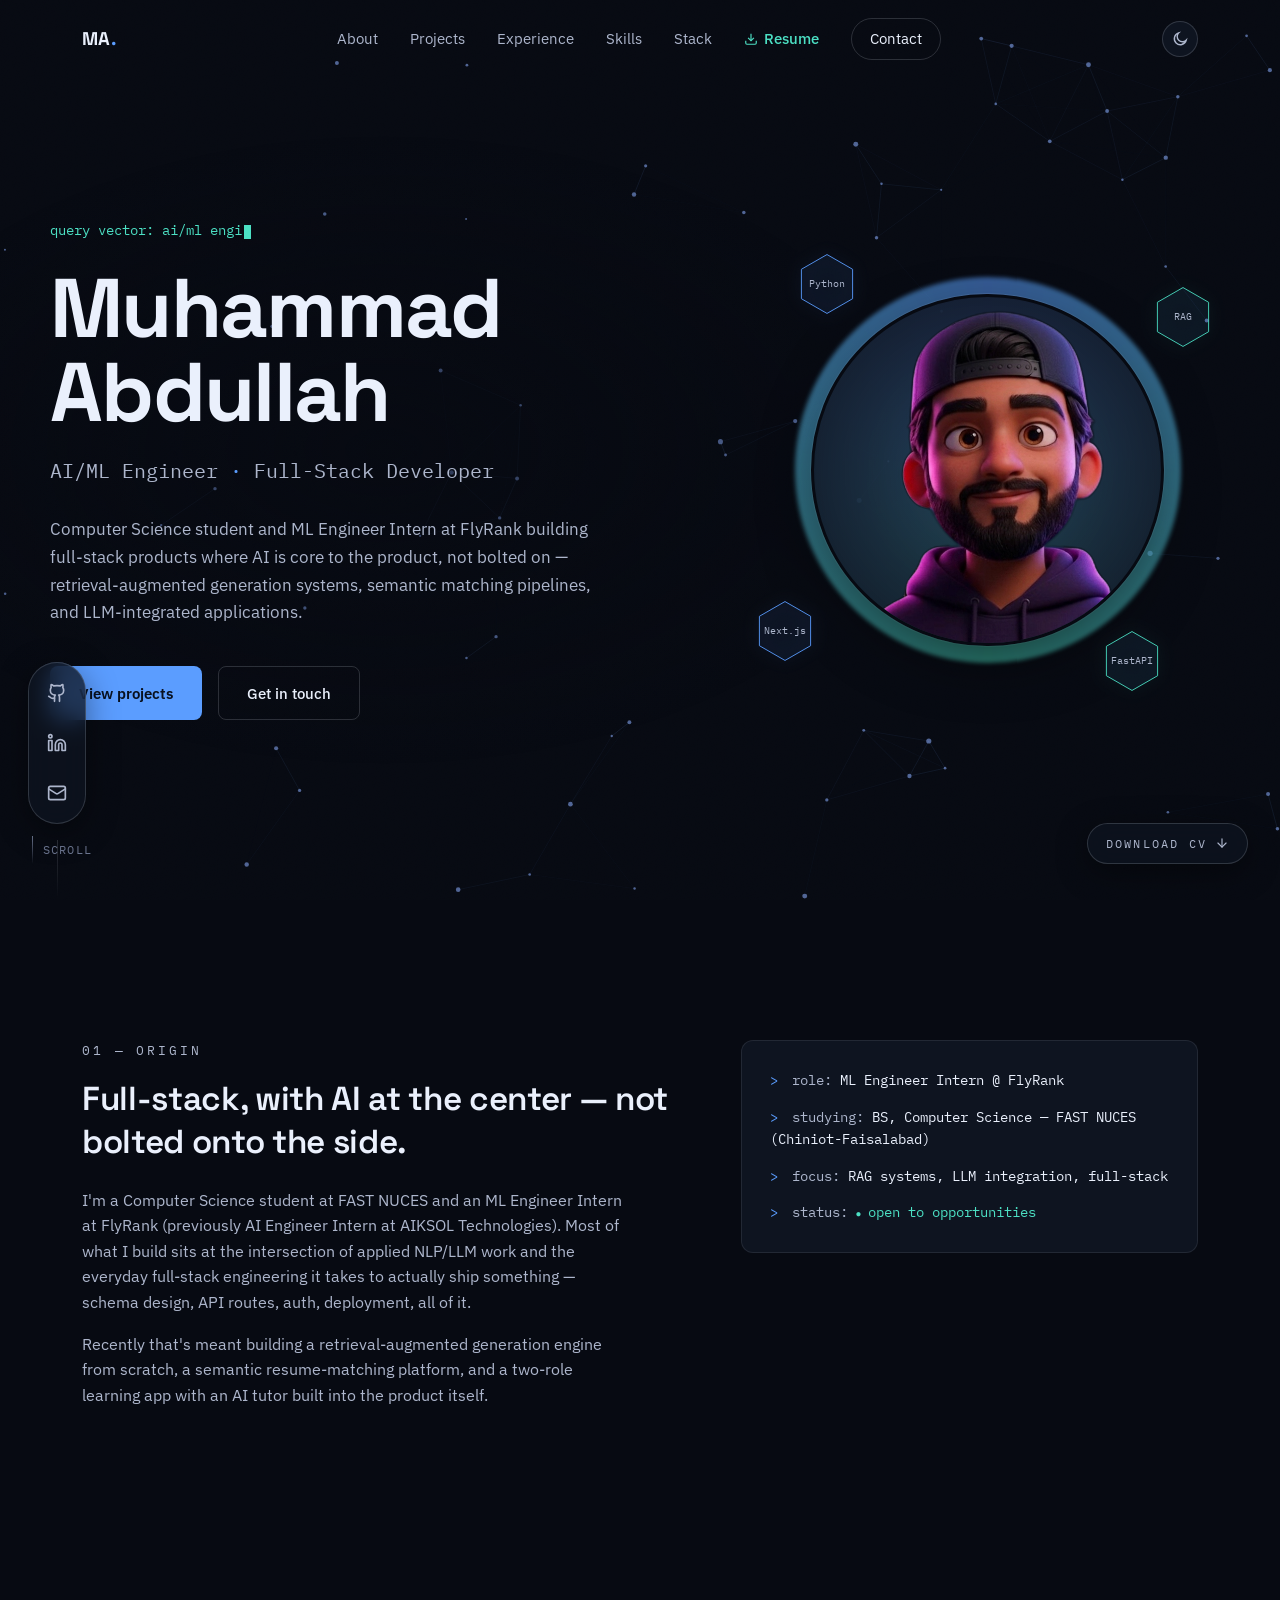
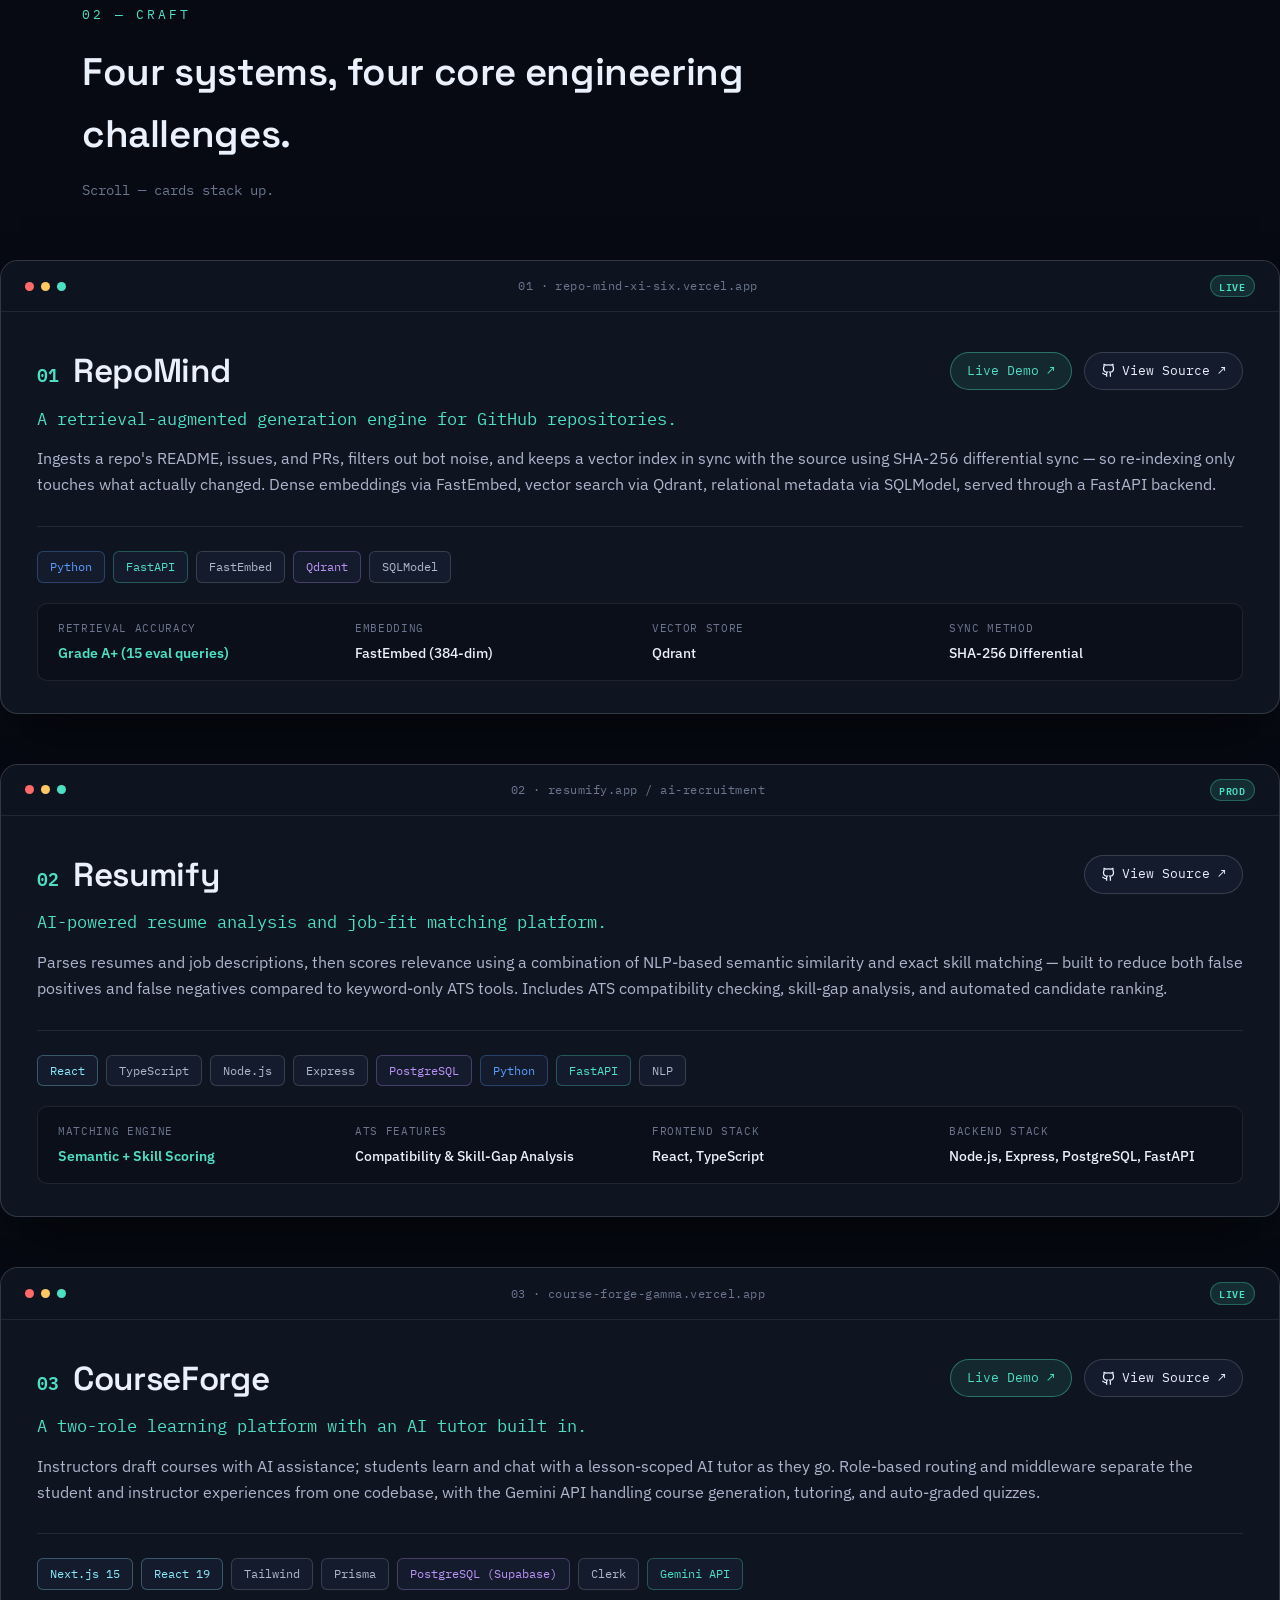
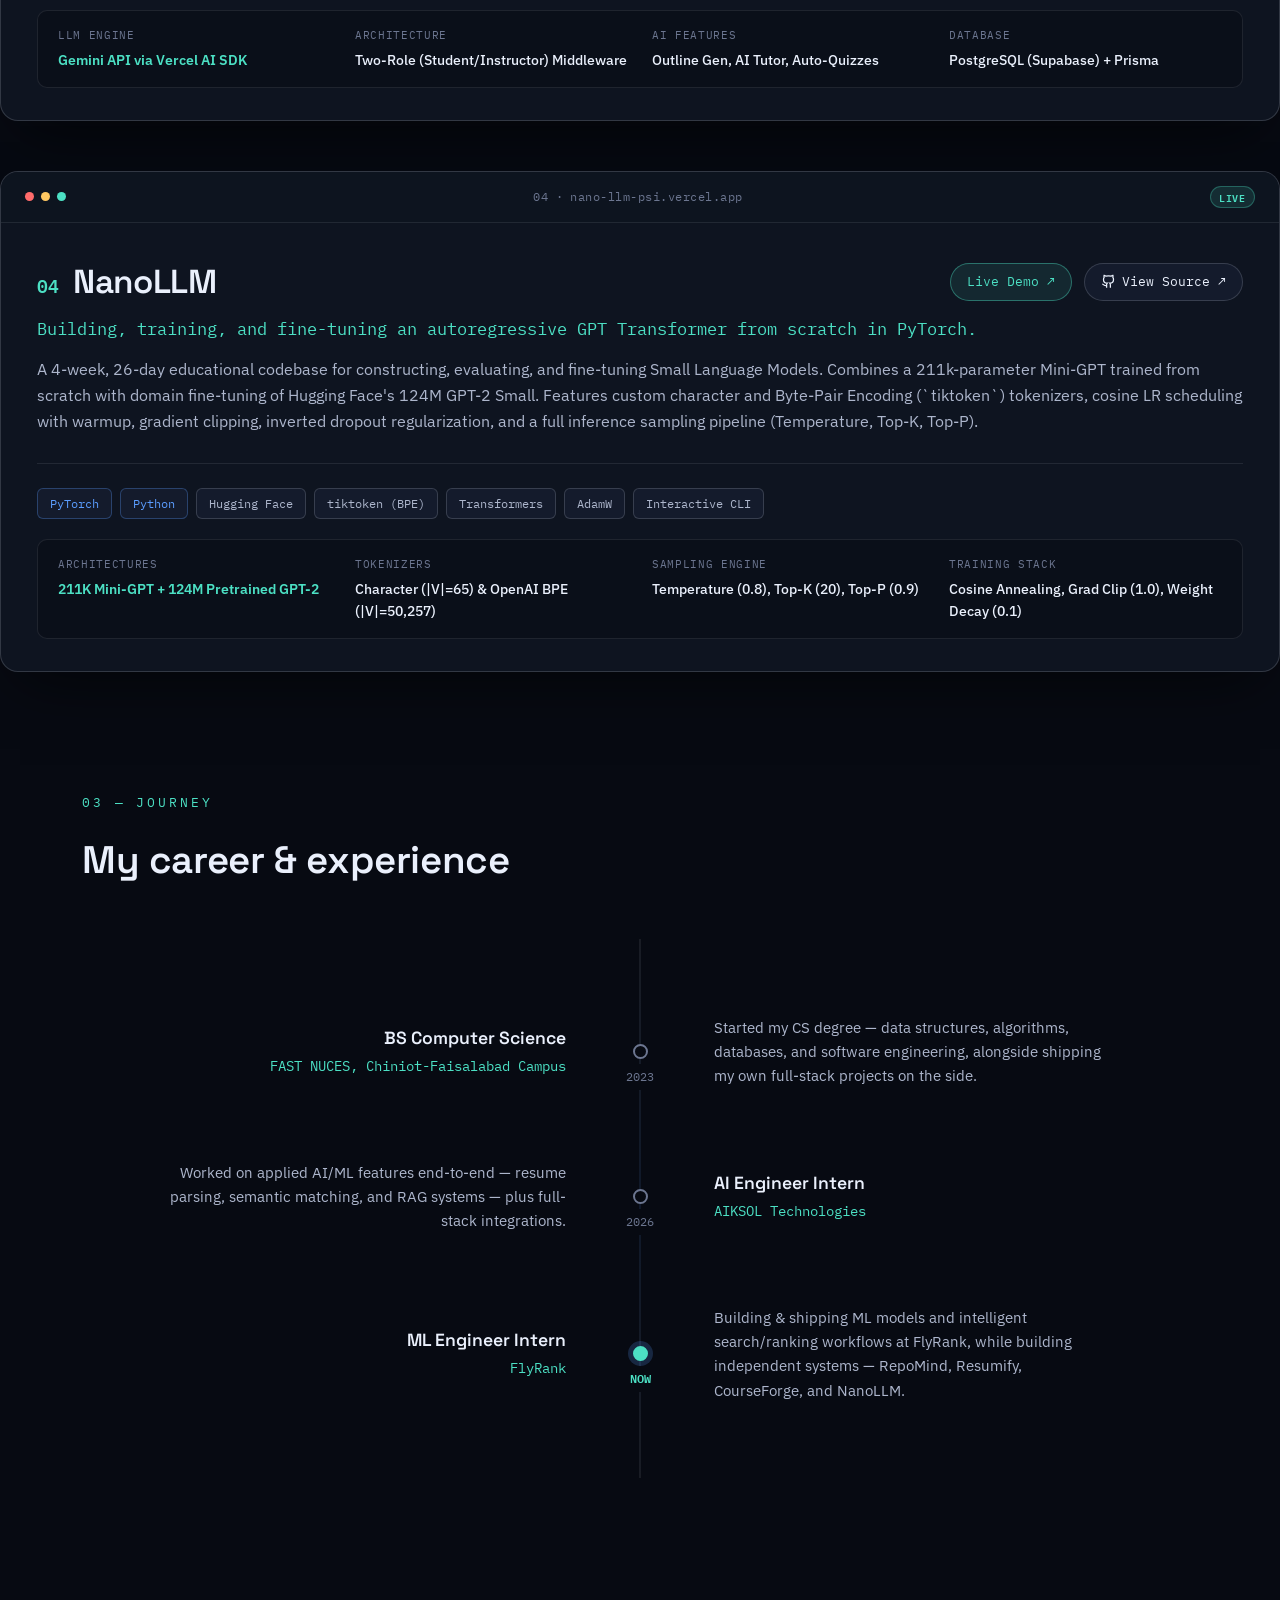
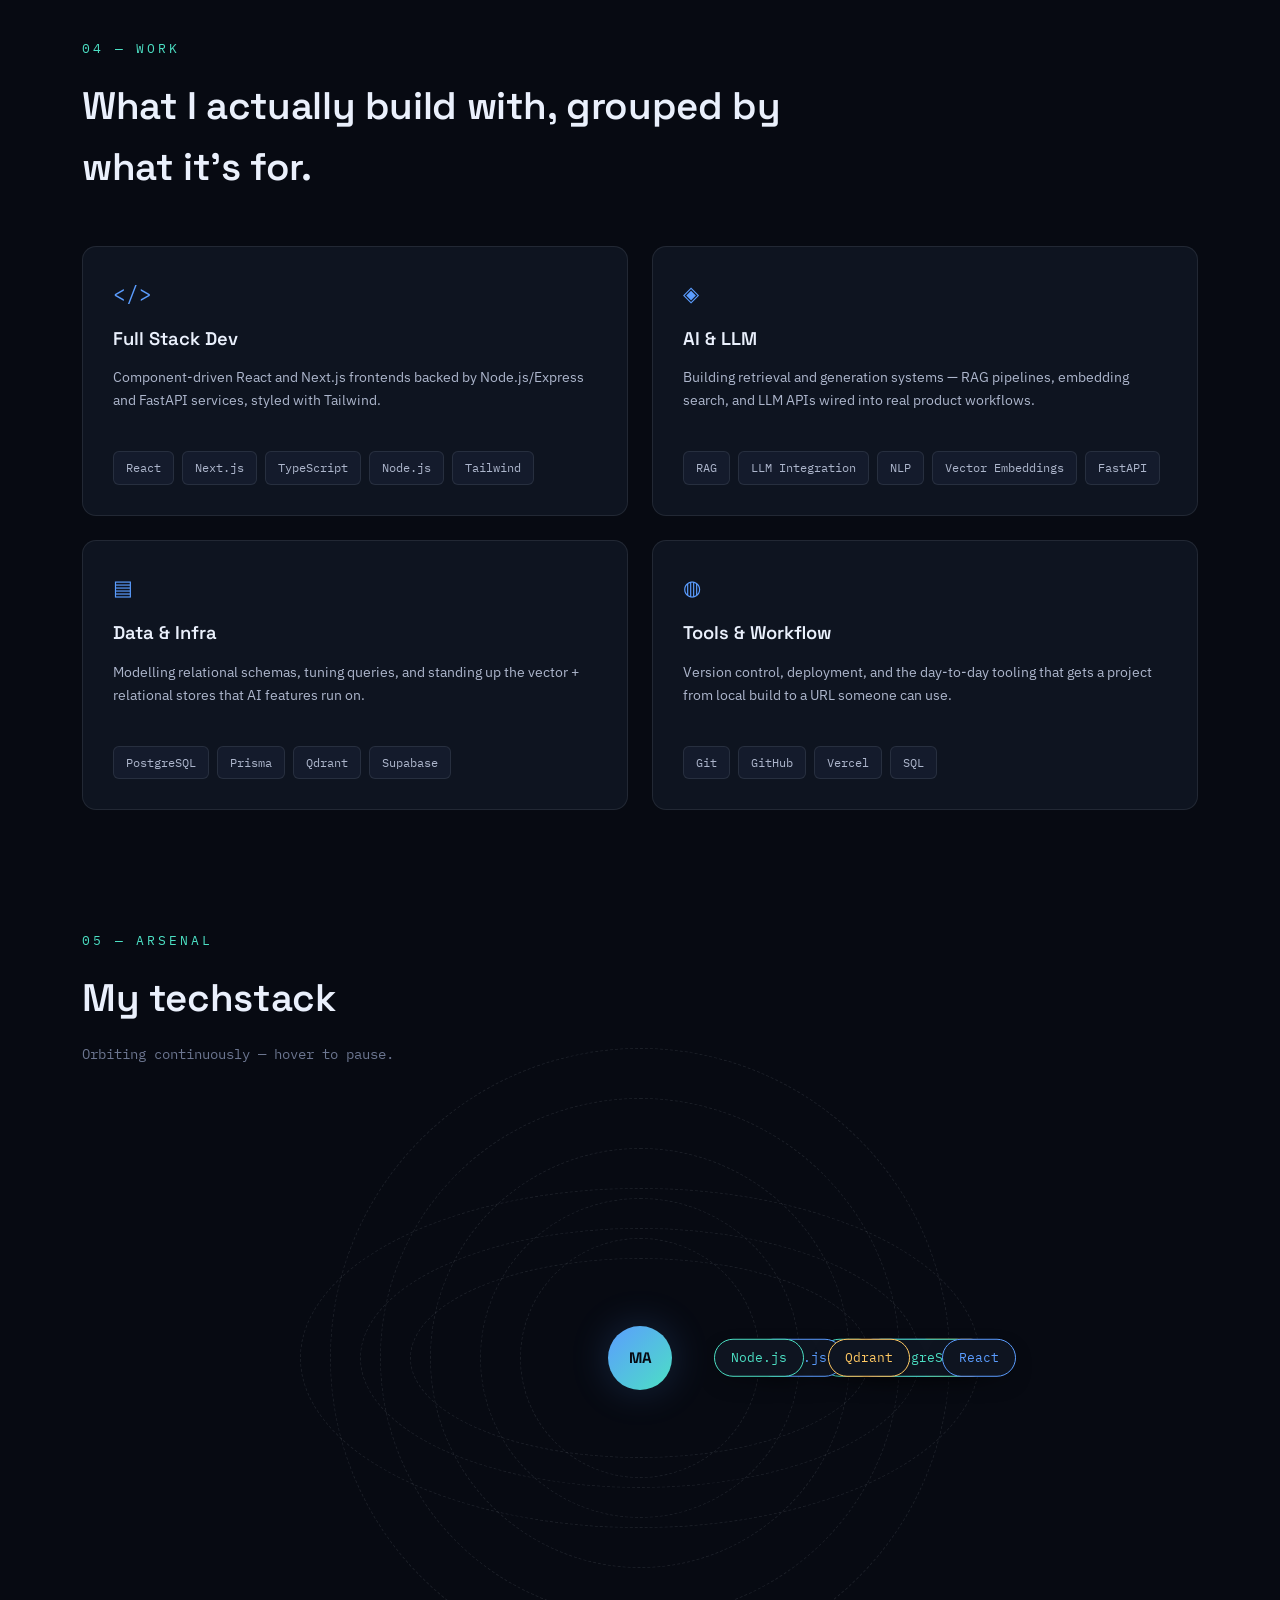
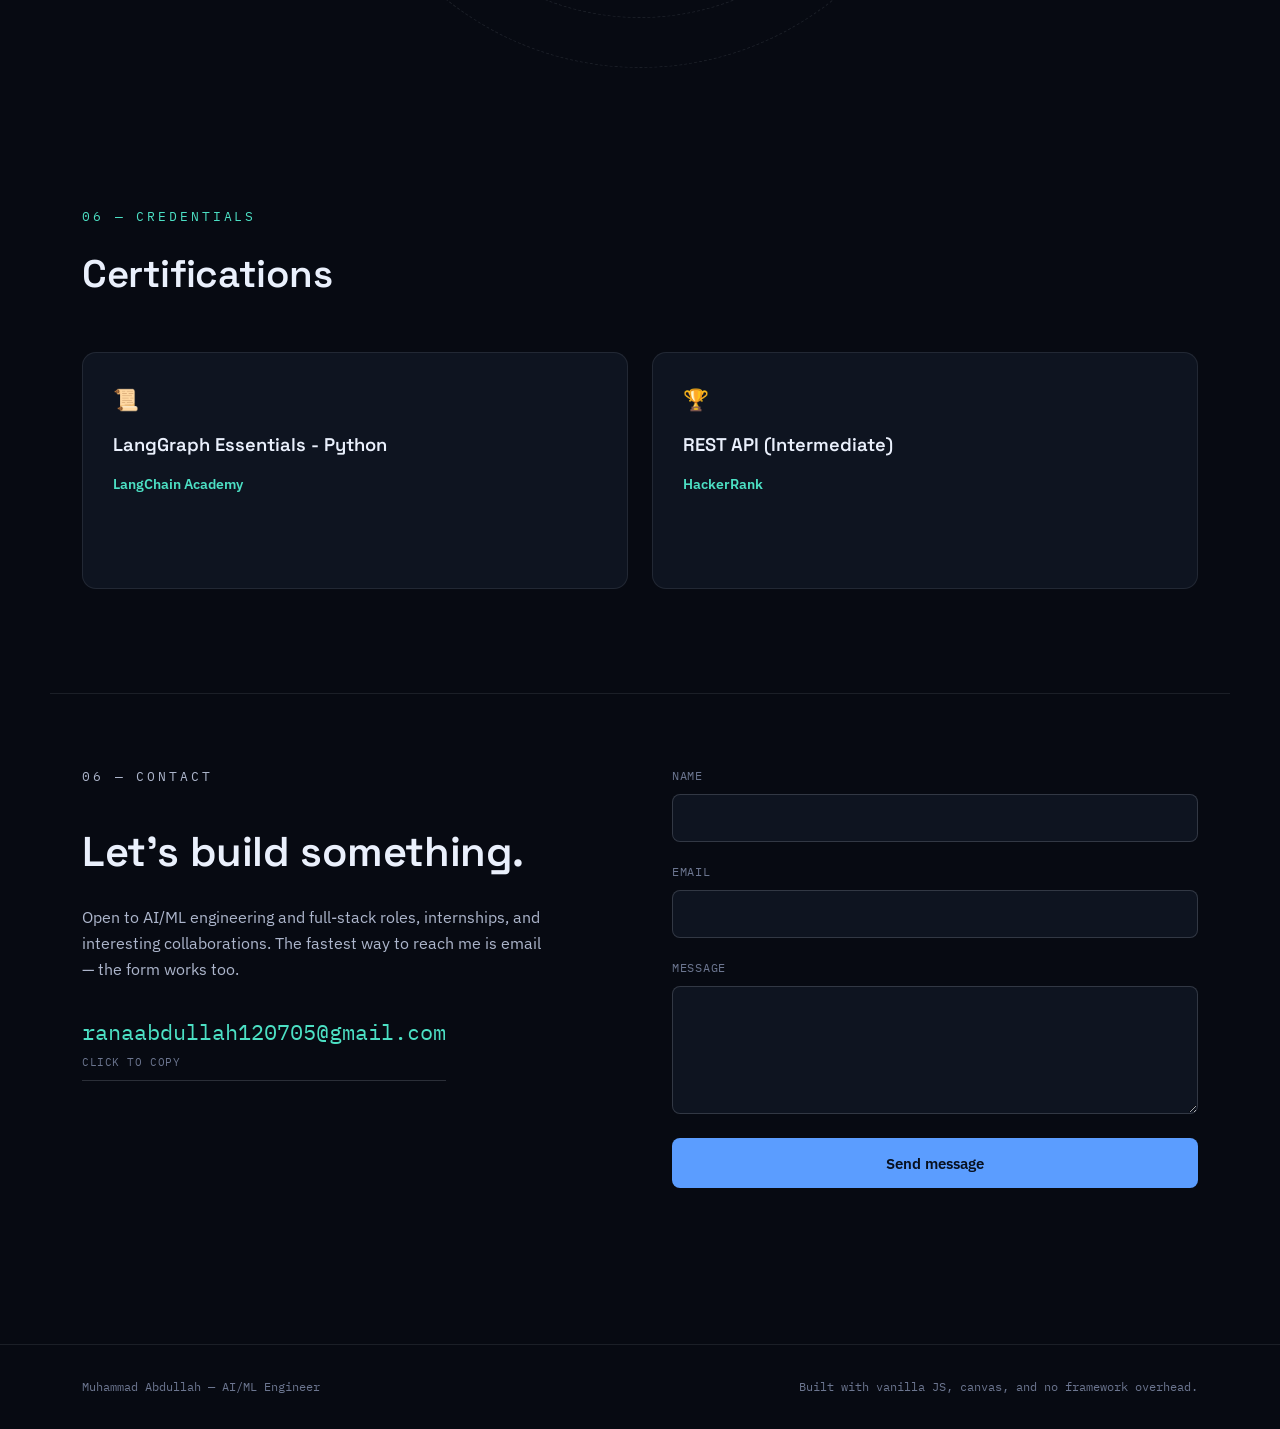
<file: index.html>
<!DOCTYPE html>
<html lang="en">
<head>
<meta charset="UTF-8">
<meta name="viewport" content="width=device-width, initial-scale=1.0">
<title>Muhammad Abdullah — AI/ML Engineer</title>
<meta name="description" content="Muhammad Abdullah — AI/ML Engineer building full-stack AI products: RAG systems, LLM-integrated apps, and NLP-powered platforms.">

<link rel="preconnect" href="https://fonts.googleapis.com">
<link rel="preconnect" href="https://fonts.gstatic.com" crossorigin>
<link href="https://fonts.googleapis.com/css2?family=Space+Grotesk:wght@400;500;600;700&family=IBM+Plex+Sans:wght@400;500;600&family=IBM+Plex+Mono:wght@400;500&display=swap" rel="stylesheet">

<link rel="stylesheet" href="styles.css">
</head>
<body>

<div class="scroll-progress" id="scroll-progress"></div>

<!-- ambient hero canvas lives behind everything in the hero -->
<canvas id="embedding-canvas"></canvas>

<div class="noise-overlay" aria-hidden="true"></div>

<header class="site-nav" id="site-nav">
  <div class="nav-inner">
    <a href="#top" class="nav-mark">MA<span class="nav-mark-dot">.</span></a>
    <nav class="nav-links" aria-label="Primary">
      <a href="#about" data-nav="about">About</a>
      <a href="#projects" data-nav="projects">Projects</a>
      <a href="#experience" data-nav="experience">Experience</a>
      <a href="#skills" data-nav="skills">Skills</a>
      <a href="#techstack" data-nav="techstack">Stack</a>
      <a href="resume.pdf" target="_blank" download="Muhammad_Abdullah_CV.pdf" class="nav-resume"><svg width="14" height="14" viewBox="0 0 24 24" fill="none" stroke="currentColor" stroke-width="2"><path d="M21 15v4a2 2 0 0 1-2 2H5a2 2 0 0 1-2-2v-4"/><polyline points="7 10 12 15 17 10"/><line x1="12" y1="15" x2="12" y2="3"/></svg> Resume</a>
      <a href="#contact" data-nav="contact" class="nav-cta">Contact</a>
    </nav>
    <div class="nav-right">
      <button class="theme-toggle" id="theme-toggle" aria-label="Toggle light and dark theme">
        <svg class="icon-sun" width="17" height="17" viewBox="0 0 24 24" fill="none" stroke="currentColor" stroke-width="2"><circle cx="12" cy="12" r="4.2"/><path d="M12 2.5v2.4M12 19.1v2.4M4.6 4.6l1.7 1.7M17.7 17.7l1.7 1.7M2.5 12h2.4M19.1 12h2.4M4.6 19.4l1.7-1.7M17.7 6.3l1.7-1.7"/></svg>
        <svg class="icon-moon" width="17" height="17" viewBox="0 0 24 24" fill="none" stroke="currentColor" stroke-width="2"><path d="M20 14.5A8.5 8.5 0 1 1 9.5 4a6.8 6.8 0 0 0 10.5 10.5z"/></svg>
      </button>
      <button class="nav-toggle" id="nav-toggle" aria-label="Toggle menu" aria-expanded="false">
        <span></span><span></span><span></span>
      </button>
    </div>
  </div>
</header>

<!-- Floating vertical social rail -->
<aside class="social-rail" aria-label="Social Links">
  <div class="social-rail-inner">
    <a href="https://github.com/MuhammadAbdullah12-ux" target="_blank" rel="noopener" aria-label="GitHub" class="social-rail-item" data-tooltip="GitHub">
      <svg width="20" height="20" viewBox="0 0 24 24" fill="none" stroke="currentColor" stroke-width="2" stroke-linecap="round" stroke-linejoin="round"><path d="M15 22v-4a4.8 4.8 0 0 0-1-3.5c3 0 6-2 6-5.5.08-1.25-.27-2.48-1-3.5.28-1.15.28-2.35 0-3.5 0 0-1 0-3 1.5-2.64-.5-5.36-.5-8 0C6 2 5 2 5 2c-.3 1.15-.3 2.35 0 3.5A5.403 5.403 0 0 0 4 9c0 3.5 3 5.5 6 5.5-.39.49-.68 1.05-.85 1.65-.17.6-.22 1.23-.15 1.85v4"/><path d="M9 18c-4.51 2-5-2-7-2"/></svg>
    </a>
    <a href="https://www.linkedin.com/in/muhammadabdullah12ux/" target="_blank" rel="noopener" aria-label="LinkedIn" class="social-rail-item" data-tooltip="LinkedIn">
      <svg width="20" height="20" viewBox="0 0 24 24" fill="none" stroke="currentColor" stroke-width="2" stroke-linecap="round" stroke-linejoin="round"><path d="M16 8a6 6 0 0 1 6 6v7h-4v-7a2 2 0 0 0-2-2 2 2 0 0 0-2 2v7h-4v-7a6 6 0 0 1 6-6z"/><rect x="2" y="9" width="4" height="12"/><circle cx="4" cy="4" r="2"/></svg>
    </a>
    <a href="mailto:ranaabdullah120705@gmail.com" aria-label="Email" class="social-rail-item" data-tooltip="Email">
      <svg width="20" height="20" viewBox="0 0 24 24" fill="none" stroke="currentColor" stroke-width="2" stroke-linecap="round" stroke-linejoin="round"><rect width="20" height="16" x="2" y="4" rx="2"/><path d="m22 7-8.97 5.7a1.94 1.94 0 0 1-2.06 0L2 7"/></svg>
    </a>
  </div>
  <div class="social-rail-line"></div>
</aside>

<main id="top">

  <!-- ============ HERO ============ -->
  <section class="hero">
    <div class="hero-inner hero-split">
      <div class="hero-copy reveal">
        <p class="eyebrow">query vector: <span class="typewriter" id="typewriter"></span></p>
        <h1 class="hero-title" id="hero-title" aria-label="Muhammad Abdullah">
          <span class="title-line" data-text="Muhammad">Muhammad</span>
          <span class="title-line" data-text="Abdullah">Abdullah</span>
        </h1>
        <p class="hero-role">AI/ML Engineer <span class="dot-sep">·</span> Full-Stack Developer</p>
        <p class="hero-sub">
          Computer Science student and ML Engineer Intern at FlyRank building full-stack products where AI is core to the product, not bolted on — retrieval-augmented generation systems, semantic matching pipelines, and LLM-integrated applications.
        </p>
        <div class="hero-actions">
          <a href="#projects" class="btn btn-primary">View projects</a>
          <a href="#contact" class="btn btn-ghost">Get in touch</a>
        </div>
      </div>

      <div class="hero-portrait reveal" aria-hidden="false">
        <div class="portrait-ring"></div>
        <div class="portrait-frame">
          <img src="profile.png" alt="Portrait of Muhammad Abdullah" loading="eager">
        </div>
        <div class="skill-orbit skill-orbit-1">
          <span class="orbit-poly" data-skill="Python">
            <svg viewBox="0 0 100 100"><polygon points="50,4 90,27 90,73 50,96 10,73 10,27"/></svg>
            <em>Python</em>
          </span>
        </div>
        <div class="skill-orbit skill-orbit-2">
          <span class="orbit-poly" data-skill="RAG">
            <svg viewBox="0 0 100 100"><polygon points="50,4 90,27 90,73 50,96 10,73 10,27"/></svg>
            <em>RAG</em>
          </span>
        </div>
        <div class="skill-orbit skill-orbit-3">
          <span class="orbit-poly" data-skill="Next.js">
            <svg viewBox="0 0 100 100"><polygon points="50,4 90,27 90,73 50,96 10,73 10,27"/></svg>
            <em>Next.js</em>
          </span>
        </div>
        <div class="skill-orbit skill-orbit-4">
          <span class="orbit-poly" data-skill="FastAPI">
            <svg viewBox="0 0 100 100"><polygon points="50,4 90,27 90,73 50,96 10,73 10,27"/></svg>
            <em>FastAPI</em>
          </span>
        </div>
      </div>
    </div>

    <div class="hero-scroll-cue" aria-hidden="true">
      <span></span>
      <p>scroll</p>
    </div>
    <a href="resume.pdf" target="_blank" download="Muhammad_Abdullah_CV.pdf" class="hero-cv-btn" aria-label="Download CV">
      <span>DOWNLOAD CV</span>
      <svg width="14" height="14" viewBox="0 0 24 24" fill="none" stroke="currentColor" stroke-width="2" stroke-linecap="round" stroke-linejoin="round"><line x1="12" y1="5" x2="12" y2="19"/><polyline points="19 12 12 19 5 12"/></svg>
    </a>
  </section>

  <!-- ============ ABOUT ============ -->
  <section class="about" id="about">
    <div class="section-inner about-grid">
      <div class="about-copy reveal">
        <p class="section-label">01 — ORIGIN</p>
        <h2>Full-stack, with AI at the center — not bolted onto the side.</h2>
        <p>
          I'm a Computer Science student at FAST NUCES and an ML Engineer Intern at
          FlyRank (previously AI Engineer Intern at AIKSOL Technologies). Most of what I build sits at the intersection of applied
          NLP/LLM work and the everyday full-stack engineering it takes to actually ship
          something — schema design, API routes, auth, deployment, all of it.
        </p>
        <p>
          Recently that's meant building a retrieval-augmented generation engine from
          scratch, a semantic resume-matching platform, and a two-role learning app with
          an AI tutor built into the product itself.
        </p>
      </div>
      <div class="about-status reveal">
        <div class="status-card">
          <p class="status-line"><span class="status-prompt">&gt;</span> role: <span class="status-value">ML Engineer Intern @ FlyRank</span></p>
          <p class="status-line"><span class="status-prompt">&gt;</span> studying: <span class="status-value">BS, Computer Science — FAST NUCES (Chiniot-Faisalabad)</span></p>
          <p class="status-line"><span class="status-prompt">&gt;</span> focus: <span class="status-value">RAG systems, LLM integration, full-stack</span></p>
          <p class="status-line"><span class="status-prompt">&gt;</span> status: <span class="status-value status-active">open to opportunities</span></p>
        </div>
      </div>
    </div>
  </section>

  <!-- ============ PROJECTS ============ -->
  <section class="projects" id="projects">
    <div class="section-inner">
      <p class="section-label reveal">02 — CRAFT</p>
      <h2 class="section-title reveal">Four systems, four core engineering challenges.</h2>
      <p class="section-sub reveal">Scroll — cards stack up.</p>
    </div>

    <!-- Project 1: RepoMind -->
    <article class="project-panel reveal" style="--i:0">
      <div class="project-card">
        <div class="card-chrome">
          <div class="chrome-dots">
            <span class="dot dot-r"></span>
            <span class="dot dot-y"></span>
            <span class="dot dot-g"></span>
          </div>
          <p class="chrome-path">01 · repo-mind-xi-six.vercel.app</p>
          <div class="chrome-badge">LIVE</div>
        </div>
        
        <div class="project-card-content">
          <div class="project-main-info">
            <div class="project-title-row">
              <div class="project-heading">
                <span class="project-num">01</span>
                <h3>RepoMind</h3>
              </div>
              <div class="project-action-btns">
                <a href="https://repo-mind-xi-six.vercel.app/" target="_blank" rel="noopener" class="project-btn btn-demo">
                  Live Demo ↗
                </a>
                <a href="https://github.com/MuhammadAbdullah12-ux/RepoMind" target="_blank" rel="noopener" class="project-btn">
                  <svg width="15" height="15" viewBox="0 0 24 24" fill="none" stroke="currentColor" stroke-width="2"><path d="M15 22v-4a4.8 4.8 0 0 0-1-3.5c3 0 6-2 6-5.5.08-1.25-.27-2.48-1-3.5.28-1.15.28-2.35 0-3.5 0 0-1 0-3 1.5-2.64-.5-5.36-.5-8 0C6 2 5 2 5 2c-.3 1.15-.3 2.35 0 3.5A5.403 5.403 0 0 0 4 9c0 3.5 3 5.5 6 5.5-.39.49-.68 1.05-.85 1.65-.17.6-.22 1.23-.15 1.85v4"/><path d="M9 18c-4.51 2-5-2-7-2"/></svg>
                  View Source ↗
                </a>
              </div>
            </div>
            
            <p class="project-tagline">A retrieval-augmented generation engine for GitHub repositories.</p>
            <p class="project-desc">
              Ingests a repo's README, issues, and PRs, filters out bot noise, and keeps a vector index in sync with the source using SHA-256 differential sync — so re-indexing only touches what actually changed. Dense embeddings via FastEmbed, vector search via Qdrant, relational metadata via SQLModel, served through a FastAPI backend.
            </p>
          </div>

          <div class="project-footer-specs">
            <div class="tech-pills-row">
              <span class="tech-pill pill-py">Python</span>
              <span class="tech-pill pill-api">FastAPI</span>
              <span class="tech-pill">FastEmbed</span>
              <span class="tech-pill pill-db">Qdrant</span>
              <span class="tech-pill">SQLModel</span>
            </div>
            <div class="spec-highlights-grid">
              <div class="spec-item"><span class="spec-lbl">Retrieval Accuracy</span><span class="spec-val highlight-teal">Grade A+ (15 eval queries)</span></div>
              <div class="spec-item"><span class="spec-lbl">Embedding</span><span class="spec-val">FastEmbed (384-dim)</span></div>
              <div class="spec-item"><span class="spec-lbl">Vector Store</span><span class="spec-val">Qdrant</span></div>
              <div class="spec-item"><span class="spec-lbl">Sync Method</span><span class="spec-val">SHA-256 Differential</span></div>
            </div>
          </div>
        </div>
      </div>
    </article>

    <!-- Project 2: Resumify -->
    <article class="project-panel reveal" style="--i:1">
      <div class="project-card">
        <div class="card-chrome">
          <div class="chrome-dots">
            <span class="dot dot-r"></span>
            <span class="dot dot-y"></span>
            <span class="dot dot-g"></span>
          </div>
          <p class="chrome-path">02 · resumify.app / ai-recruitment</p>
          <div class="chrome-badge">PROD</div>
        </div>
        
        <div class="project-card-content">
          <div class="project-main-info">
            <div class="project-title-row">
              <div class="project-heading">
                <span class="project-num">02</span>
                <h3>Resumify</h3>
              </div>
              <div class="project-action-btns">
                <a href="https://github.com/MuhammadAbdullah12-ux/Resumify" target="_blank" rel="noopener" class="project-btn">
                  <svg width="15" height="15" viewBox="0 0 24 24" fill="none" stroke="currentColor" stroke-width="2"><path d="M15 22v-4a4.8 4.8 0 0 0-1-3.5c3 0 6-2 6-5.5.08-1.25-.27-2.48-1-3.5.28-1.15.28-2.35 0-3.5 0 0-1 0-3 1.5-2.64-.5-5.36-.5-8 0C6 2 5 2 5 2c-.3 1.15-.3 2.35 0 3.5A5.403 5.403 0 0 0 4 9c0 3.5 3 5.5 6 5.5-.39.49-.68 1.05-.85 1.65-.17.6-.22 1.23-.15 1.85v4"/><path d="M9 18c-4.51 2-5-2-7-2"/></svg>
                  View Source ↗
                </a>
              </div>
            </div>
            
            <p class="project-tagline">AI-powered resume analysis and job-fit matching platform.</p>
            <p class="project-desc">
              Parses resumes and job descriptions, then scores relevance using a combination of NLP-based semantic similarity and exact skill matching — built to reduce both false positives and false negatives compared to keyword-only ATS tools. Includes ATS compatibility checking, skill-gap analysis, and automated candidate ranking.
            </p>
          </div>

          <div class="project-footer-specs">
            <div class="tech-pills-row">
              <span class="tech-pill pill-react">React</span>
              <span class="tech-pill pill-ts">TypeScript</span>
              <span class="tech-pill">Node.js</span>
              <span class="tech-pill">Express</span>
              <span class="tech-pill pill-db">PostgreSQL</span>
              <span class="tech-pill pill-py">Python</span>
              <span class="tech-pill pill-api">FastAPI</span>
              <span class="tech-pill">NLP</span>
            </div>
            <div class="spec-highlights-grid">
              <div class="spec-item"><span class="spec-lbl">Matching Engine</span><span class="spec-val highlight-teal">Semantic + Skill Scoring</span></div>
              <div class="spec-item"><span class="spec-lbl">ATS Features</span><span class="spec-val">Compatibility &amp; Skill-Gap Analysis</span></div>
              <div class="spec-item"><span class="spec-lbl">Frontend Stack</span><span class="spec-val">React, TypeScript</span></div>
              <div class="spec-item"><span class="spec-lbl">Backend Stack</span><span class="spec-val">Node.js, Express, PostgreSQL, FastAPI</span></div>
            </div>
          </div>
        </div>
      </div>
    </article>

    <!-- Project 3: CourseForge -->
    <article class="project-panel reveal" style="--i:2">
      <div class="project-card">
        <div class="card-chrome">
          <div class="chrome-dots">
            <span class="dot dot-r"></span>
            <span class="dot dot-y"></span>
            <span class="dot dot-g"></span>
          </div>
          <p class="chrome-path">03 · course-forge-gamma.vercel.app</p>
          <div class="chrome-badge">LIVE</div>
        </div>
        
        <div class="project-card-content">
          <div class="project-main-info">
            <div class="project-title-row">
              <div class="project-heading">
                <span class="project-num">03</span>
                <h3>CourseForge</h3>
              </div>
              <div class="project-action-btns">
                <a href="https://course-forge-gamma.vercel.app" target="_blank" rel="noopener" class="project-btn btn-demo">
                  Live Demo ↗
                </a>
                <a href="https://github.com/MuhammadAbdullah12-ux/CourseForge" target="_blank" rel="noopener" class="project-btn">
                  <svg width="15" height="15" viewBox="0 0 24 24" fill="none" stroke="currentColor" stroke-width="2"><path d="M15 22v-4a4.8 4.8 0 0 0-1-3.5c3 0 6-2 6-5.5.08-1.25-.27-2.48-1-3.5.28-1.15.28-2.35 0-3.5 0 0-1 0-3 1.5-2.64-.5-5.36-.5-8 0C6 2 5 2 5 2c-.3 1.15-.3 2.35 0 3.5A5.403 5.403 0 0 0 4 9c0 3.5 3 5.5 6 5.5-.39.49-.68 1.05-.85 1.65-.17.6-.22 1.23-.15 1.85v4"/><path d="M9 18c-4.51 2-5-2-7-2"/></svg>
                  View Source ↗
                </a>
              </div>
            </div>
            
            <p class="project-tagline">A two-role learning platform with an AI tutor built in.</p>
            <p class="project-desc">
              Instructors draft courses with AI assistance; students learn and chat with a lesson-scoped AI tutor as they go. Role-based routing and middleware separate the student and instructor experiences from one codebase, with the Gemini API handling course generation, tutoring, and auto-graded quizzes.
            </p>
          </div>

          <div class="project-footer-specs">
            <div class="tech-pills-row">
              <span class="tech-pill pill-react">Next.js 15</span>
              <span class="tech-pill pill-react">React 19</span>
              <span class="tech-pill">Tailwind</span>
              <span class="tech-pill">Prisma</span>
              <span class="tech-pill pill-db">PostgreSQL (Supabase)</span>
              <span class="tech-pill">Clerk</span>
              <span class="tech-pill pill-api">Gemini API</span>
            </div>
            <div class="spec-highlights-grid">
              <div class="spec-item"><span class="spec-lbl">LLM Engine</span><span class="spec-val highlight-teal">Gemini API via Vercel AI SDK</span></div>
              <div class="spec-item"><span class="spec-lbl">Architecture</span><span class="spec-val">Two-Role (Student/Instructor) Middleware</span></div>
              <div class="spec-item"><span class="spec-lbl">AI Features</span><span class="spec-val">Outline Gen, AI Tutor, Auto-Quizzes</span></div>
              <div class="spec-item"><span class="spec-lbl">Database</span><span class="spec-val">PostgreSQL (Supabase) + Prisma</span></div>
            </div>
          </div>
        </div>
      </div>
    </article>

    <!-- Project 4: NanoLLM -->
    <article class="project-panel reveal" style="--i:3">
      <div class="project-card">
        <div class="card-chrome">
          <div class="chrome-dots">
            <span class="dot dot-r"></span>
            <span class="dot dot-y"></span>
            <span class="dot dot-g"></span>
          </div>
          <p class="chrome-path">04 · nano-llm-psi.vercel.app</p>
          <div class="chrome-badge">LIVE</div>
        </div>
        
        <div class="project-card-content">
          <div class="project-main-info">
            <div class="project-title-row">
              <div class="project-heading">
                <span class="project-num">04</span>
                <h3>NanoLLM</h3>
              </div>
              <div class="project-action-btns">
                <a href="https://nano-llm-psi.vercel.app/" target="_blank" rel="noopener" class="project-btn btn-demo">
                  Live Demo ↗
                </a>
                <a href="https://github.com/MuhammadAbdullah12-ux/NanoLLM" target="_blank" rel="noopener" class="project-btn">
                  <svg width="15" height="15" viewBox="0 0 24 24" fill="none" stroke="currentColor" stroke-width="2"><path d="M15 22v-4a4.8 4.8 0 0 0-1-3.5c3 0 6-2 6-5.5.08-1.25-.27-2.48-1-3.5.28-1.15.28-2.35 0-3.5 0 0-1 0-3 1.5-2.64-.5-5.36-.5-8 0C6 2 5 2 5 2c-.3 1.15-.3 2.35 0 3.5A5.403 5.403 0 0 0 4 9c0 3.5 3 5.5 6 5.5-.39.49-.68 1.05-.85 1.65-.17.6-.22 1.23-.15 1.85v4"/><path d="M9 18c-4.51 2-5-2-7-2"/></svg>
                  View Source ↗
                </a>
              </div>
            </div>
            
            <p class="project-tagline">Building, training, and fine-tuning an autoregressive GPT Transformer from scratch in PyTorch.</p>
            <p class="project-desc">
              A 4-week, 26-day educational codebase for constructing, evaluating, and fine-tuning Small Language Models. Combines a 211k-parameter Mini-GPT trained from scratch with domain fine-tuning of Hugging Face's 124M GPT-2 Small. Features custom character and Byte-Pair Encoding (`tiktoken`) tokenizers, cosine LR scheduling with warmup, gradient clipping, inverted dropout regularization, and a full inference sampling pipeline (Temperature, Top-K, Top-P).
            </p>
          </div>

          <div class="project-footer-specs">
            <div class="tech-pills-row">
              <span class="tech-pill pill-py">PyTorch</span>
              <span class="tech-pill pill-py">Python</span>
              <span class="tech-pill">Hugging Face</span>
              <span class="tech-pill">tiktoken (BPE)</span>
              <span class="tech-pill">Transformers</span>
              <span class="tech-pill">AdamW</span>
              <span class="tech-pill">Interactive CLI</span>
            </div>
            <div class="spec-highlights-grid">
              <div class="spec-item"><span class="spec-lbl">Architectures</span><span class="spec-val highlight-teal">211K Mini-GPT + 124M Pretrained GPT-2</span></div>
              <div class="spec-item"><span class="spec-lbl">Tokenizers</span><span class="spec-val">Character (|V|=65) &amp; OpenAI BPE (|V|=50,257)</span></div>
              <div class="spec-item"><span class="spec-lbl">Sampling Engine</span><span class="spec-val">Temperature (0.8), Top-K (20), Top-P (0.9)</span></div>
              <div class="spec-item"><span class="spec-lbl">Training Stack</span><span class="spec-val">Cosine Annealing, Grad Clip (1.0), Weight Decay (0.1)</span></div>
            </div>
          </div>
        </div>
      </div>
    </article>
  </section>

  <!-- ============ EXPERIENCE / TIMELINE ============ -->
  <section class="experience" id="experience">
    <div class="section-inner">
      <p class="section-label reveal">03 — JOURNEY</p>
      <h2 class="section-title reveal">My career &amp; experience</h2>
    </div>
    <div class="section-inner">
      <div class="timeline">
        <div class="timeline-line" aria-hidden="true"></div>

        <div class="timeline-row reveal">
          <div class="timeline-side timeline-side-left">
            <p class="timeline-role">BS Computer Science</p>
            <p class="timeline-org">FAST NUCES, Chiniot-Faisalabad Campus</p>
          </div>
          <div class="timeline-marker"><span class="timeline-year">2023</span></div>
          <div class="timeline-side timeline-side-right">
            <p class="timeline-desc">Started my CS degree — data structures, algorithms, databases, and software engineering, alongside shipping my own full-stack projects on the side.</p>
          </div>
        </div>

        <div class="timeline-row reveal">
          <div class="timeline-side timeline-side-left">
            <p class="timeline-desc">Worked on applied AI/ML features end-to-end — resume parsing, semantic matching, and RAG systems — plus full-stack integrations.</p>
          </div>
          <div class="timeline-marker"><span class="timeline-year">2026</span></div>
          <div class="timeline-side timeline-side-right">
            <p class="timeline-role">AI Engineer Intern</p>
            <p class="timeline-org">AIKSOL Technologies</p>
          </div>
        </div>

        <div class="timeline-row reveal">
          <div class="timeline-side timeline-side-left">
            <p class="timeline-role">ML Engineer Intern</p>
            <p class="timeline-org">FlyRank</p>
          </div>
          <div class="timeline-marker timeline-marker-now"><span class="timeline-year">NOW</span></div>
          <div class="timeline-side timeline-side-right">
            <p class="timeline-desc">Building &amp; shipping ML models and intelligent search/ranking workflows at FlyRank, while building independent systems — RepoMind, Resumify, CourseForge, and NanoLLM.</p>
          </div>
        </div>
      </div>
    </div>
  </section>

  <!-- ============ SKILLS (category cards) ============ -->
  <section class="skills" id="skills">
    <div class="section-inner">
      <p class="section-label reveal">04 — WORK</p>
      <h2 class="section-title reveal">What I actually build with, grouped by what it's for.</h2>
      <div class="cat-grid">
        <div class="cat-card reveal">
          <p class="cat-icon">&lt;/&gt;</p>
          <h3>Full Stack Dev</h3>
          <p class="cat-desc">Component-driven React and Next.js frontends backed by Node.js/Express and FastAPI services, styled with Tailwind.</p>
          <div class="cat-tags">
            <span>React</span><span>Next.js</span><span>TypeScript</span><span>Node.js</span><span>Tailwind</span>
          </div>
        </div>
        <div class="cat-card reveal">
          <p class="cat-icon">◈</p>
          <h3>AI &amp; LLM</h3>
          <p class="cat-desc">Building retrieval and generation systems — RAG pipelines, embedding search, and LLM APIs wired into real product workflows.</p>
          <div class="cat-tags">
            <span>RAG</span><span>LLM Integration</span><span>NLP</span><span>Vector Embeddings</span><span>FastAPI</span>
          </div>
        </div>
        <div class="cat-card reveal">
          <p class="cat-icon">▤</p>
          <h3>Data &amp; Infra</h3>
          <p class="cat-desc">Modelling relational schemas, tuning queries, and standing up the vector + relational stores that AI features run on.</p>
          <div class="cat-tags">
            <span>PostgreSQL</span><span>Prisma</span><span>Qdrant</span><span>Supabase</span>
          </div>
        </div>
        <div class="cat-card reveal">
          <p class="cat-icon">◍</p>
          <h3>Tools &amp; Workflow</h3>
          <p class="cat-desc">Version control, deployment, and the day-to-day tooling that gets a project from local build to a URL someone can use.</p>
          <div class="cat-tags">
            <span>Git</span><span>GitHub</span><span>Vercel</span><span>SQL</span>
          </div>
        </div>
      </div>
    </div>
  </section>

  <!-- ============ TECHSTACK ORBIT ============ -->
  <section class="techstack" id="techstack">
    <div class="section-inner">
      <p class="section-label reveal">05 — ARSENAL</p>
      <h2 class="section-title reveal">My techstack</h2>
      <p class="section-sub reveal">Orbiting continuously — hover to pause.</p>
    </div>
    <div class="orbit-field" id="orbit-field">
      <div class="orbit-path orbit-path-a">
        <div class="orbit-item"><span class="orbit-chip chip-py">Python</span></div>
      </div>
      <div class="orbit-path orbit-path-b">
        <div class="orbit-item"><span class="orbit-chip chip-blue">FastAPI</span></div>
      </div>
      <div class="orbit-path orbit-path-c">
        <div class="orbit-item"><span class="orbit-chip chip-teal">RAG</span></div>
      </div>
      <div class="orbit-path orbit-path-d">
        <div class="orbit-item"><span class="orbit-chip chip-blue">Next.js</span></div>
      </div>
      <div class="orbit-path orbit-path-e">
        <div class="orbit-item"><span class="orbit-chip chip-teal">PostgreSQL</span></div>
      </div>
      <div class="orbit-path orbit-path-f">
        <div class="orbit-item"><span class="orbit-chip chip-py">Qdrant</span></div>
      </div>
      <div class="orbit-path orbit-path-g">
        <div class="orbit-item"><span class="orbit-chip chip-blue">React</span></div>
      </div>
      <div class="orbit-path orbit-path-h">
        <div class="orbit-item"><span class="orbit-chip chip-teal">Node.js</span></div>
      </div>
      <div class="orbit-core">MA</div>
    </div>

    <!-- Mobile responsive tech stack grid -->
    <div class="mobile-tech-grid reveal">
      <span class="m-chip chip-py">Python</span>
      <span class="m-chip chip-blue">FastAPI</span>
      <span class="m-chip chip-teal">RAG</span>
      <span class="m-chip chip-blue">Next.js</span>
      <span class="m-chip chip-teal">PostgreSQL</span>
      <span class="m-chip chip-py">Qdrant</span>
      <span class="m-chip chip-blue">React</span>
      <span class="m-chip chip-teal">Node.js</span>
      <span class="m-chip chip-ts">TypeScript</span>
      <span class="m-chip">Prisma</span>
      <span class="m-chip chip-teal">Supabase</span>
      <span class="m-chip chip-api">Gemini API</span>
    </div>
  </section>

  <!-- ============ CERTIFICATIONS ============ -->
  <section class="certifications" id="certifications" style="padding: 4rem 0;">
    <div class="section-inner">
      <p class="section-label reveal">06 — CREDENTIALS</p>
      <h2 class="section-title reveal">Certifications</h2>
      <div class="cat-grid" style="grid-template-columns: repeat(auto-fit, minmax(280px, 1fr)); margin-top: 2rem;">
        <div class="cat-card reveal">
          <p class="cat-icon">📜</p>
          <h3>LangGraph Essentials - Python</h3>
          <p class="cat-desc" style="color: var(--accent-teal, #4ce0c4); font-weight: 600;">LangChain Academy</p>
        </div>
        <div class="cat-card reveal">
          <p class="cat-icon">🏆</p>
          <h3>REST API (Intermediate)</h3>
          <p class="cat-desc" style="color: var(--accent-teal, #4ce0c4); font-weight: 600;">HackerRank</p>
        </div>
      </div>
    </div>
  </section>

  <!-- ============ CONTACT ============ -->
  <section class="contact" id="contact">
    <div class="section-inner contact-grid">
      <div class="contact-copy reveal">
        <p class="section-label">06 — CONTACT</p>
        <h2>Let's build something.</h2>
        <p>
          Open to AI/ML engineering and full-stack roles, internships, and interesting
          collaborations. The fastest way to reach me is email — the form works too.
        </p>
        <a href="mailto:ranaabdullah120705@gmail.com" class="email-link" id="email-link">
          ranaabdullah120705@gmail.com
          <span class="copy-hint" id="copy-hint">click to copy</span>
        </a>
      </div>

      <form class="contact-form reveal" id="contact-form" action="https://formsubmit.co/ajax/ranaabdullah120705@gmail.com" method="POST">
        <input type="hidden" name="_subject" value="New Portfolio Contact Message!">
        <input type="hidden" name="_template" value="table">
        <input type="hidden" name="_captcha" value="false">
        <div class="form-row">
          <label for="name">Name</label>
          <input type="text" id="name" name="name" required autocomplete="name">
        </div>
        <div class="form-row">
          <label for="email">Email</label>
          <input type="email" id="email" name="email" required autocomplete="email">
        </div>
        <div class="form-row">
          <label for="message">Message</label>
          <textarea id="message" name="message" rows="5" required></textarea>
        </div>
        <button type="submit" class="btn btn-primary form-submit">
          <span class="btn-label">Send message</span>
        </button>
        <p class="form-status" id="form-status" role="status" aria-live="polite"></p>
      </form>
    </div>
  </section>

  <footer class="site-footer">
    <div class="section-inner footer-inner">
      <p>Muhammad Abdullah — AI/ML Engineer</p>
      <p class="footer-meta">Built with vanilla JS, canvas, and no framework overhead.</p>
    </div>
  </footer>

</main>

<script src="script.js"></script>
</body>
</html>
</file>
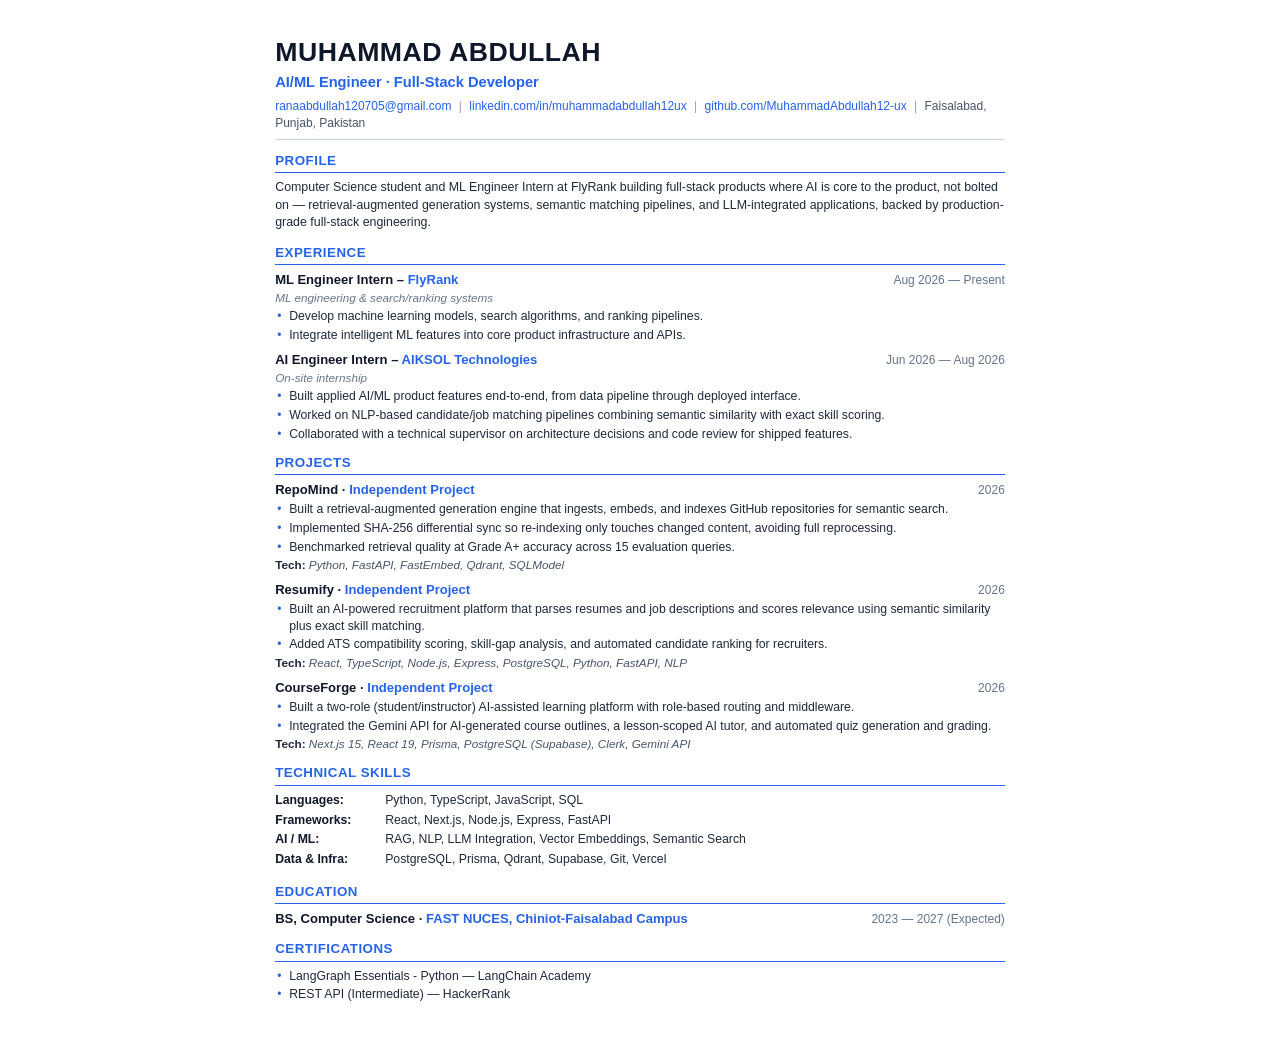
<file: cv_template.html>
<!DOCTYPE html>
<html lang="en">
<head>
<meta charset="UTF-8">
<meta name="viewport" content="width=device-width, initial-scale=1.0">
<title>Muhammad Abdullah - Resume</title>
<style>
  @page {
    size: letter;
    margin: 0.4in 0.45in;
  }
  * {
    box-sizing: border-box;
    margin: 0;
    padding: 0;
  }
  body {
    font-family: -apple-system, BlinkMacSystemFont, "Segoe UI", Roboto, "Helvetica Neue", Arial, sans-serif;
    color: #1e293b;
    background: #ffffff;
    font-size: 9.8pt;
    line-height: 1.38;
    padding: 0.4in 0.45in;
    width: 8.5in;
    margin: 0 auto;
  }
  a {
    color: #2563eb;
    text-decoration: none;
  }
  
  /* Header */
  .header {
    margin-bottom: 12px;
  }
  .header h1 {
    font-size: 20pt;
    font-weight: 800;
    letter-spacing: 0.5px;
    color: #0f172a;
    text-transform: uppercase;
    line-height: 1.1;
    margin-bottom: 4px;
  }
  .header .role {
    font-size: 11pt;
    font-weight: 700;
    color: #2563eb;
    margin-bottom: 6px;
  }
  .header .contact-info {
    font-size: 9pt;
    color: #475569;
    padding-bottom: 8px;
    border-bottom: 1px solid #cbd5e1;
  }
  .header .contact-info a {
    color: #2563eb;
  }
  .header .sep {
    color: #94a3b8;
    margin: 0 4px;
  }

  /* Section */
  .section {
    margin-bottom: 12px;
  }
  .section-title {
    font-size: 10pt;
    font-weight: 700;
    color: #2563eb;
    text-transform: uppercase;
    letter-spacing: 0.5px;
    border-bottom: 1.5px solid #2563eb;
    padding-bottom: 2px;
    margin-bottom: 6px;
  }

  /* Profile */
  .profile-text {
    font-size: 9.3pt;
    line-height: 1.4;
    color: #1e293b;
  }

  /* Experience & Projects */
  .item {
    margin-bottom: 8px;
  }
  .item:last-child {
    margin-bottom: 0;
  }
  .item-header {
    display: flex;
    justify-content: space-between;
    align-items: baseline;
    margin-bottom: 1px;
  }
  .item-title {
    font-size: 9.8pt;
    font-weight: 700;
    color: #0f172a;
  }
  .item-title .company {
    color: #2563eb;
    font-weight: 700;
  }
  .item-title .tag {
    color: #2563eb;
    font-weight: 600;
  }
  .item-date {
    font-size: 9pt;
    color: #64748b;
    font-weight: 500;
  }
  .item-subtitle {
    font-size: 8.8pt;
    font-style: italic;
    color: #64748b;
    margin-bottom: 2px;
  }
  ul.bullets {
    list-style-type: none;
    padding-left: 0;
    margin-top: 2px;
    margin-bottom: 2px;
  }
  ul.bullets li {
    position: relative;
    padding-left: 14px;
    font-size: 9.2pt;
    line-height: 1.35;
    color: #1e293b;
    margin-bottom: 2px;
  }
  ul.bullets li::before {
    content: "•";
    position: absolute;
    left: 2px;
    color: #2563eb;
    font-size: 9pt;
  }
  .tech-stack {
    font-size: 8.8pt;
    font-style: italic;
    color: #475569;
    margin-top: 2px;
  }
  .tech-stack strong {
    font-style: normal;
    color: #1e293b;
  }

  /* Skills */
  .skills-grid {
    display: table;
    width: 100%;
  }
  .skill-row {
    display: table-row;
    font-size: 9.2pt;
    line-height: 1.45;
  }
  .skill-label {
    display: table-cell;
    font-weight: 700;
    color: #0f172a;
    width: 110px;
    padding-bottom: 2px;
  }
  .skill-values {
    display: table-cell;
    color: #1e293b;
    padding-bottom: 2px;
  }

  /* Certifications */
  ul.cert-list {
    list-style-type: none;
    padding-left: 0;
  }
  ul.cert-list li {
    position: relative;
    padding-left: 14px;
    font-size: 9.2pt;
    line-height: 1.35;
    color: #1e293b;
    margin-bottom: 2px;
  }
  ul.cert-list li::before {
    content: "•";
    position: absolute;
    left: 2px;
    color: #2563eb;
    font-size: 9pt;
  }
</style>
</head>
<body>

  <div class="header">
    <h1>MUHAMMAD ABDULLAH</h1>
    <div class="role">AI/ML Engineer &middot; Full-Stack Developer</div>
    <div class="contact-info">
      <a href="mailto:ranaabdullah120705@gmail.com">ranaabdullah120705@gmail.com</a>
      <span class="sep">|</span>
      <a href="https://www.linkedin.com/in/muhammadabdullah12ux/">linkedin.com/in/muhammadabdullah12ux</a>
      <span class="sep">|</span>
      <a href="https://github.com/MuhammadAbdullah12-ux">github.com/MuhammadAbdullah12-ux</a>
      <span class="sep">|</span>
      <span>Faisalabad, Punjab, Pakistan</span>
    </div>
  </div>

  <div class="section">
    <div class="section-title">PROFILE</div>
    <p class="profile-text">
      Computer Science student and ML Engineer Intern at FlyRank building full-stack products where AI is core to the product, not bolted on &mdash; retrieval-augmented generation systems, semantic matching pipelines, and LLM-integrated applications, backed by production-grade full-stack engineering.
    </p>
  </div>

  <div class="section">
    <div class="section-title">EXPERIENCE</div>
    <div class="item">
      <div class="item-header">
        <div class="item-title">ML Engineer Intern &ndash; <span class="company">FlyRank</span></div>
        <div class="item-date">Aug 2026 &mdash; Present</div>
      </div>
      <div class="item-subtitle">ML engineering &amp; search/ranking systems</div>
      <ul class="bullets">
        <li>Develop machine learning models, search algorithms, and ranking pipelines.</li>
        <li>Integrate intelligent ML features into core product infrastructure and APIs.</li>
      </ul>
    </div>

    <div class="item">
      <div class="item-header">
        <div class="item-title">AI Engineer Intern &ndash; <span class="company">AIKSOL Technologies</span></div>
        <div class="item-date">Jun 2026 &mdash; Aug 2026</div>
      </div>
      <div class="item-subtitle">On-site internship</div>
      <ul class="bullets">
        <li>Built applied AI/ML product features end-to-end, from data pipeline through deployed interface.</li>
        <li>Worked on NLP-based candidate/job matching pipelines combining semantic similarity with exact skill scoring.</li>
        <li>Collaborated with a technical supervisor on architecture decisions and code review for shipped features.</li>
      </ul>
    </div>
  </div>

  <div class="section">
    <div class="section-title">PROJECTS</div>
    
    <div class="item">
      <div class="item-header">
        <div class="item-title">RepoMind &middot; <span class="tag">Independent Project</span></div>
        <div class="item-date">2026</div>
      </div>
      <ul class="bullets">
        <li>Built a retrieval-augmented generation engine that ingests, embeds, and indexes GitHub repositories for semantic search.</li>
        <li>Implemented SHA-256 differential sync so re-indexing only touches changed content, avoiding full reprocessing.</li>
        <li>Benchmarked retrieval quality at Grade A+ accuracy across 15 evaluation queries.</li>
      </ul>
      <div class="tech-stack"><strong>Tech:</strong> <em>Python, FastAPI, FastEmbed, Qdrant, SQLModel</em></div>
    </div>

    <div class="item">
      <div class="item-header">
        <div class="item-title">Resumify &middot; <span class="tag">Independent Project</span></div>
        <div class="item-date">2026</div>
      </div>
      <ul class="bullets">
        <li>Built an AI-powered recruitment platform that parses resumes and job descriptions and scores relevance using semantic similarity plus exact skill matching.</li>
        <li>Added ATS compatibility scoring, skill-gap analysis, and automated candidate ranking for recruiters.</li>
      </ul>
      <div class="tech-stack"><strong>Tech:</strong> <em>React, TypeScript, Node.js, Express, PostgreSQL, Python, FastAPI, NLP</em></div>
    </div>

    <div class="item">
      <div class="item-header">
        <div class="item-title">CourseForge &middot; <span class="tag">Independent Project</span></div>
        <div class="item-date">2026</div>
      </div>
      <ul class="bullets">
        <li>Built a two-role (student/instructor) AI-assisted learning platform with role-based routing and middleware.</li>
        <li>Integrated the Gemini API for AI-generated course outlines, a lesson-scoped AI tutor, and automated quiz generation and grading.</li>
      </ul>
      <div class="tech-stack"><strong>Tech:</strong> <em>Next.js 15, React 19, Prisma, PostgreSQL (Supabase), Clerk, Gemini API</em></div>
    </div>
  </div>

  <div class="section">
    <div class="section-title">TECHNICAL SKILLS</div>
    <div class="skills-grid">
      <div class="skill-row">
        <div class="skill-label">Languages:</div>
        <div class="skill-values">Python, TypeScript, JavaScript, SQL</div>
      </div>
      <div class="skill-row">
        <div class="skill-label">Frameworks:</div>
        <div class="skill-values">React, Next.js, Node.js, Express, FastAPI</div>
      </div>
      <div class="skill-row">
        <div class="skill-label">AI / ML:</div>
        <div class="skill-values">RAG, NLP, LLM Integration, Vector Embeddings, Semantic Search</div>
      </div>
      <div class="skill-row">
        <div class="skill-label">Data &amp; Infra:</div>
        <div class="skill-values">PostgreSQL, Prisma, Qdrant, Supabase, Git, Vercel</div>
      </div>
    </div>
  </div>

  <div class="section">
    <div class="section-title">EDUCATION</div>
    <div class="item">
      <div class="item-header">
        <div class="item-title">BS, Computer Science &middot; <span class="company">FAST NUCES, Chiniot-Faisalabad Campus</span></div>
        <div class="item-date">2023 &mdash; 2027 (Expected)</div>
      </div>
    </div>
  </div>

  <div class="section">
    <div class="section-title">CERTIFICATIONS</div>
    <ul class="cert-list">
      <li>LangGraph Essentials - Python &mdash; LangChain Academy</li>
      <li>REST API (Intermediate) &mdash; HackerRank</li>
    </ul>
  </div>

</body>
</html>
</file>
<file: styles.css>
/* ============================================
   DESIGN TOKENS
   ============================================ */
:root {
  --bg-void: #070A12;
  --bg-surface: #0E1420;
  --bg-surface-2: #141B2C;
  --bg-surface-3: #1A2338;

  --accent: #5B9DFF;
  --accent-soft: #5B9DFF33;
  --accent-2: #4CE0C4;

  --text-primary: #EAF0FC;
  --text-secondary: #ADB6CC;
  --text-muted: #6C7690;

  --hairline: rgba(234, 240, 252, 0.09);
  --hairline-strong: rgba(234, 240, 252, 0.16);

  --font-display: 'Space Grotesk', sans-serif;
  --font-body: 'IBM Plex Sans', sans-serif;
  --font-mono: 'IBM Plex Mono', monospace;

  --ease: cubic-bezier(0.16, 1, 0.3, 1);
  --dur-fast: 220ms;
  --dur-med: 420ms;

  --max-w: 1180px;

  --canvas-link: 120, 170, 255;
  --canvas-node: 140, 175, 255;
  --canvas-query: 76, 224, 196;
}

[data-theme="light"] {
  --bg-void: #F5F7FB;
  --bg-surface: #FFFFFF;
  --bg-surface-2: #EEF2F9;
  --bg-surface-3: #E4E9F4;

  --accent: #2E6FE0;
  --accent-soft: #2E6FE01A;
  --accent-2: #0E9C86;

  --text-primary: #131A2A;
  --text-secondary: #46506B;
  --text-muted: #7C869F;

  --hairline: rgba(19, 26, 42, 0.1);
  --hairline-strong: rgba(19, 26, 42, 0.18);

  --canvas-link: 60, 100, 200;
  --canvas-node: 60, 100, 200;
  --canvas-query: 14, 156, 134;
}

body {
  transition: background var(--dur-med) var(--ease), color var(--dur-med) var(--ease);
}

* { box-sizing: border-box; margin: 0; padding: 0; }

html { scroll-behavior: smooth; }

@media (prefers-reduced-motion: reduce) {
  html { scroll-behavior: auto; }
  *, *::before, *::after {
    animation-duration: 0.01ms !important;
    animation-iteration-count: 1 !important;
    transition-duration: 0.01ms !important;
    scroll-behavior: auto !important;
  }
}

body {
  background: var(--bg-void);
  color: var(--text-primary);
  font-family: var(--font-body);
  line-height: 1.6;
  overflow-x: hidden;
  -webkit-font-smoothing: antialiased;
}

::selection { background: var(--accent); color: var(--bg-void); }

a { color: inherit; text-decoration: none; }

:focus-visible {
  outline: 2px solid var(--accent);
  outline-offset: 3px;
  border-radius: 2px;
}

img, canvas { display: block; max-width: 100%; }

.section-inner {
  max-width: var(--max-w);
  margin: 0 auto;
  padding: 0 32px;
}

.section-label {
  font-family: var(--font-mono);
  font-size: 0.82rem;
  letter-spacing: 0.22em;
  color: var(--accent-2);
  margin-bottom: 16px;
  text-transform: uppercase;
}

.section-title {
  font-family: var(--font-display);
  font-size: clamp(1.6rem, 3vw, 2.4rem);
  font-weight: 600;
  max-width: 720px;
  margin-bottom: 48px;
  letter-spacing: -0.01em;
}

/* subtle grain to keep the flat navy from looking like a raw gradient default */
.noise-overlay {
  position: fixed;
  inset: 0;
  pointer-events: none;
  z-index: 1;
  opacity: 0.035;
  background-image: url("data:image/svg+xml,%3Csvg xmlns='http://www.w3.org/2000/svg' width='120' height='120'%3E%3Cfilter id='n'%3E%3CfeTurbulence type='fractalNoise' baseFrequency='0.9' numOctaves='2' stitchTiles='stitch'/%3E%3C/filter%3E%3Crect width='100%25' height='100%25' filter='url(%23n)'/%3E%3C/svg%3E");
  mix-blend-mode: overlay;
}

/* ============================================
   SCROLL PROGRESS BAR
   ============================================ */
.scroll-progress {
  position: fixed;
  top: 0; left: 0;
  height: 2px;
  width: 0%;
  background: linear-gradient(90deg, var(--accent), var(--accent-2));
  z-index: 60;
  transition: width 80ms linear;
}

.section-sub {
  font-family: var(--font-mono);
  font-size: 0.85rem;
  color: var(--text-muted);
  margin-top: -32px;
  margin-bottom: 48px;
}

/* ============================================
   LOADER
   ============================================ */
.loader {
  position: fixed;
  inset: 0;
  z-index: 100;
  background: var(--bg-void);
  display: flex;
  align-items: center;
  justify-content: center;
  transition: opacity 0.6s var(--ease), visibility 0.6s var(--ease);
}
.loader.loaded { opacity: 0; visibility: hidden; pointer-events: none; }
.loader-inner { text-align: center; }
.loader-eyebrow {
  font-family: var(--font-mono);
  font-size: 0.78rem;
  letter-spacing: 0.15em;
  color: var(--text-muted);
  margin-bottom: 20px;
}
.loader-name {
  font-family: var(--font-display);
  font-size: clamp(1.8rem, 5vw, 3.2rem);
  font-weight: 700;
  color: var(--text-primary);
  margin-bottom: 28px;
}
.loader-name .accent-text {
  background: linear-gradient(90deg, var(--accent), var(--accent-2));
  -webkit-background-clip: text;
  background-clip: text;
  color: transparent;
}
.loader-bar {
  width: 280px;
  max-width: 60vw;
  height: 1px;
  background: var(--hairline-strong);
  margin: 0 auto 16px;
  overflow: hidden;
}
.loader-bar-fill {
  height: 100%;
  width: 0%;
  background: linear-gradient(90deg, var(--accent), var(--accent-2));
  transition: width 120ms linear;
}
.loader-pct {
  font-family: var(--font-mono);
  font-size: 0.8rem;
  color: var(--text-muted);
}

/* ============================================
   NAV
   ============================================ */
.site-nav {
  position: fixed;
  top: 0; left: 0; right: 0;
  z-index: 50;
  padding: 18px 0;
  background: rgba(7, 10, 18, 0);
  border-bottom: 1px solid transparent;
  transition: background var(--dur-fast) var(--ease), border-color var(--dur-fast) var(--ease), padding var(--dur-fast) var(--ease);
}
.site-nav.scrolled {
  background: rgba(7, 10, 18, 0.72);
  backdrop-filter: blur(14px);
  -webkit-backdrop-filter: blur(14px);
  border-bottom-color: var(--hairline);
  padding: 12px 0;
}
.nav-inner {
  max-width: var(--max-w);
  margin: 0 auto;
  padding: 0 32px;
  display: flex;
  align-items: center;
  justify-content: space-between;
}
.nav-mark {
  font-family: var(--font-display);
  font-weight: 700;
  font-size: 1.15rem;
  letter-spacing: 0.02em;
}
.nav-mark-dot { color: var(--accent); }
.nav-links {
  display: flex;
  align-items: center;
  gap: 32px;
  font-size: 0.92rem;
  color: var(--text-secondary);
}
.nav-links a {
  position: relative;
  padding: 4px 0;
  transition: color var(--dur-fast) var(--ease);
}
.nav-links a:hover { color: var(--text-primary); }
.nav-links a::after {
  content: '';
  position: absolute;
  left: 0; bottom: -2px;
  width: 0; height: 1px;
  background: var(--accent);
  transition: width var(--dur-fast) var(--ease);
}
.nav-links a:hover::after,
.nav-links a.active::after { width: 100%; }
.nav-cta {
  border: 1px solid var(--hairline-strong);
  border-radius: 999px;
  padding: 8px 18px !important;
  color: var(--text-primary) !important;
}
.nav-cta::after { display: none; }
.nav-cta:hover { border-color: var(--accent); background: var(--accent-soft); }

.nav-right { display: flex; align-items: center; gap: 8px; }

.theme-toggle {
  display: flex;
  align-items: center;
  justify-content: center;
  width: 36px; height: 36px;
  border-radius: 50%;
  border: 1px solid var(--hairline-strong);
  background: var(--bg-surface);
  color: var(--text-secondary);
  cursor: pointer;
  position: relative;
  transition: border-color var(--dur-fast) var(--ease), color var(--dur-fast) var(--ease), transform var(--dur-fast) var(--ease);
}
.theme-toggle:hover { border-color: var(--accent); color: var(--accent); transform: rotate(-12deg); }
.theme-toggle svg { position: absolute; transition: opacity var(--dur-med) var(--ease), transform var(--dur-med) var(--ease); }
.icon-moon { opacity: 1; transform: scale(1) rotate(0deg); }
.icon-sun { opacity: 0; transform: scale(0.4) rotate(-90deg); }
[data-theme="light"] .icon-moon { opacity: 0; transform: scale(0.4) rotate(90deg); }
[data-theme="light"] .icon-sun { opacity: 1; transform: scale(1) rotate(0deg); }

.nav-toggle {
  display: none;
  flex-direction: column;
  gap: 5px;
  background: none;
  border: none;
  cursor: pointer;
  padding: 8px;
}
.nav-toggle span {
  width: 22px; height: 1.5px;
  background: var(--text-primary);
  transition: transform var(--dur-fast) var(--ease), opacity var(--dur-fast) var(--ease);
}

/* ============================================
   FLOATING SOCIAL SIDE RAIL
   ============================================ */
.social-rail {
  position: fixed;
  bottom: 0;
  left: 28px;
  z-index: 40;
  display: flex;
  flex-direction: column;
  align-items: center;
  gap: 16px;
}
.social-rail-inner {
  display: flex;
  flex-direction: column;
  gap: 14px;
  background: rgba(14, 20, 32, 0.75);
  backdrop-filter: blur(12px);
  -webkit-backdrop-filter: blur(12px);
  padding: 12px 10px;
  border-radius: 999px;
  border: 1px solid var(--hairline-strong);
  box-shadow: 0 8px 32px rgba(0, 0, 0, 0.4);
}
.social-rail-item {
  position: relative;
  display: flex;
  align-items: center;
  justify-content: center;
  width: 36px; height: 36px;
  border-radius: 50%;
  color: var(--text-secondary);
  transition: color var(--dur-fast) var(--ease), background var(--dur-fast) var(--ease), transform var(--dur-fast) var(--ease);
}
.social-rail-item:hover {
  color: var(--accent);
  background: var(--accent-soft);
  transform: translateY(-3px) scale(1.1);
}
.social-rail-item::after {
  content: attr(data-tooltip);
  position: absolute;
  left: calc(100% + 12px);
  top: 50%;
  transform: translateY(-50%) scale(0.9);
  background: var(--bg-surface-3);
  color: var(--text-primary);
  font-family: var(--font-mono);
  font-size: 0.72rem;
  padding: 4px 10px;
  border-radius: 6px;
  border: 1px solid var(--hairline-strong);
  white-space: nowrap;
  opacity: 0;
  pointer-events: none;
  transition: opacity var(--dur-fast) var(--ease), transform var(--dur-fast) var(--ease);
  box-shadow: 0 4px 16px rgba(0, 0, 0, 0.3);
}
.social-rail-item:hover::after {
  opacity: 1;
  transform: translateY(-50%) scale(1);
}
.social-rail-line {
  width: 1px;
  height: 60px;
  background: linear-gradient(to bottom, var(--hairline-strong), transparent);
}

/* Minimal CV button inside Hero section bottom-right corner */
.hero-cv-btn {
  position: absolute;
  right: 32px;
  bottom: 36px;
  z-index: 2;
  display: inline-flex;
  align-items: center;
  gap: 8px;
  font-family: var(--font-mono);
  font-size: 0.76rem;
  letter-spacing: 0.18em;
  color: var(--text-secondary);
  text-transform: uppercase;
  background: rgba(14, 20, 32, 0.75);
  backdrop-filter: blur(12px);
  -webkit-backdrop-filter: blur(12px);
  padding: 10px 18px;
  border-radius: 999px;
  border: 1px solid var(--hairline-strong);
  box-shadow: 0 8px 32px rgba(0, 0, 0, 0.4);
  transition: color var(--dur-fast) var(--ease), border-color var(--dur-fast) var(--ease), transform var(--dur-fast) var(--ease), box-shadow var(--dur-fast) var(--ease);
}
.hero-cv-btn:hover {
  color: var(--accent-2);
  border-color: var(--accent-2);
  transform: translateY(-3px);
  box-shadow: 0 12px 36px rgba(76, 224, 196, 0.2);
}
.hero-cv-btn svg {
  transition: transform var(--dur-fast) var(--ease);
}
.hero-cv-btn:hover svg {
  transform: translateY(2px);
}

/* ============================================
   HERO — embedding-space canvas is the signature element
   ============================================ */
.hero {
  position: relative;
  min-height: 100svh;
  display: flex;
  align-items: center;
  padding: 120px 32px 80px;
  overflow: hidden;
}
#embedding-canvas {
  position: absolute;
  inset: 0;
  z-index: 0;
  width: 100%;
  height: 100%;
}
.hero::after {
  content: '';
  position: absolute;
  inset: 0;
  z-index: 1;
  background: radial-gradient(ellipse 60% 50% at 30% 50%, rgba(7,10,18,0.55) 0%, rgba(7,10,18,0.15) 45%, transparent 70%);
  pointer-events: none;
}
.hero-inner {
  position: relative;
  z-index: 2;
  max-width: 780px;
  margin: 0 auto;
  width: 100%;
  max-width: var(--max-w);
}
.hero-split {
  display: grid;
  grid-template-columns: 1.15fr 0.85fr;
  gap: 40px;
  align-items: center;
  max-width: var(--max-w);
}
.hero-copy { max-width: 620px; }

/* portrait */
.hero-portrait {
  position: relative;
  width: 100%;
  aspect-ratio: 1 / 1;
  max-width: 420px;
  margin: 0 auto;
  display: flex;
  align-items: center;
  justify-content: center;
}
.portrait-ring {
  position: absolute;
  inset: 4%;
  border-radius: 50%;
  background: conic-gradient(from 0deg, var(--accent), var(--accent-2), var(--accent));
  opacity: 0.55;
  filter: blur(2px);
  animation: ringspin 10s linear infinite;
}
@keyframes ringspin { to { transform: rotate(360deg); } }
.portrait-frame {
  position: absolute;
  inset: 8%;
  border-radius: 50%;
  overflow: hidden;
  border: 3px solid var(--bg-void);
  box-shadow: 0 20px 60px -12px rgba(0,0,0,0.6), 0 0 0 1px var(--hairline);
  z-index: 2;
  background: radial-gradient(circle at center, rgba(30, 42, 68, 0.6) 0%, var(--bg-surface) 100%);
}
.portrait-frame img {
  width: 100%; height: 100%;
  object-fit: cover;
  object-position: center top;
  filter: saturate(1.05);
}

.skill-orbit {
  position: absolute;
  z-index: 3;
  animation: orbitfloat 6s ease-in-out infinite;
}
.skill-orbit-1 { top: -2%; left: 4%; animation-delay: 0s; }
.skill-orbit-2 { top: 6%; right: -4%; animation-delay: 1.4s; }
.skill-orbit-3 { bottom: 4%; left: -6%; animation-delay: 0.7s; }
.skill-orbit-4 { bottom: -3%; right: 8%; animation-delay: 2.1s; }
@keyframes orbitfloat {
  0%, 100% { transform: translateY(0); }
  50% { transform: translateY(-14px); }
}
.orbit-poly {
  position: relative;
  display: block;
  width: 64px; height: 64px;
}
.orbit-poly svg {
  width: 100%; height: 100%;
  fill: rgba(91, 157, 255, 0.06);
  stroke: var(--accent);
  stroke-width: 1.4;
  filter: drop-shadow(0 0 8px rgba(91, 157, 255, 0.35));
  transition: stroke var(--dur-med) var(--ease), filter var(--dur-med) var(--ease);
}
.skill-orbit-2 .orbit-poly svg, .skill-orbit-4 .orbit-poly svg {
  stroke: var(--accent-2);
  filter: drop-shadow(0 0 8px rgba(76, 224, 196, 0.35));
}
.orbit-poly em {
  position: absolute;
  inset: 0;
  display: flex;
  align-items: center;
  justify-content: center;
  font-style: normal;
  font-family: var(--font-mono);
  font-size: 0.62rem;
  color: var(--text-secondary);
  text-align: center;
  padding: 0 4px;
}
.orbit-poly:hover svg { filter: drop-shadow(0 0 14px rgba(91, 157, 255, 0.6)); }

/* hero title split-line reveal */
.hero-title { overflow: hidden; }
.title-line {
  display: block;
  opacity: 0;
  filter: blur(6px);
  transform: translateY(24px);
  animation: titlein 0.9s var(--ease) forwards;
}
.title-line:nth-child(2) { animation-delay: 0.12s; }
@keyframes titlein {
  to { opacity: 1; filter: blur(0); transform: translateY(0); }
}
.eyebrow {
  font-family: var(--font-mono);
  font-size: 0.85rem;
  color: var(--accent-2);
  margin-bottom: 24px;
  min-height: 1.3em;
}
.typewriter::after {
  content: '';
  display: inline-block;
  width: 7px; height: 1em;
  background: var(--accent-2);
  margin-left: 2px;
  vertical-align: text-bottom;
  animation: blink 1s step-end infinite;
}
@keyframes blink { 50% { opacity: 0; } }

.hero-title {
  font-family: var(--font-display);
  font-weight: 700;
  font-size: clamp(2.6rem, 7vw, 5.2rem);
  line-height: 1.02;
  letter-spacing: -0.02em;
  margin-bottom: 20px;
}
.hero-role {
  font-family: var(--font-mono);
  font-size: clamp(1rem, 1.6vw, 1.25rem);
  color: var(--text-secondary);
  margin-bottom: 28px;
}
.dot-sep { color: var(--accent); }
.hero-sub {
  max-width: 560px;
  font-size: 1.08rem;
  color: var(--text-secondary);
  margin-bottom: 40px;
}
.hero-actions { display: flex; gap: 16px; flex-wrap: wrap; }

.btn {
  font-family: var(--font-body);
  font-weight: 500;
  font-size: 0.95rem;
  padding: 14px 28px;
  border-radius: 8px;
  border: 1px solid transparent;
  cursor: pointer;
  transition: transform var(--dur-fast) var(--ease), background var(--dur-fast) var(--ease), border-color var(--dur-fast) var(--ease);
  display: inline-flex;
  align-items: center;
  gap: 8px;
}
.btn-primary {
  background: var(--accent);
  color: #08101F;
  font-weight: 600;
}
.btn-primary:hover { transform: translateY(-2px); background: #74AEFF; }
.btn-secondary {
  background: rgba(76, 224, 196, 0.12);
  border-color: rgba(76, 224, 196, 0.35);
  color: var(--accent-2);
  font-weight: 600;
}
.btn-secondary:hover { transform: translateY(-2px); background: rgba(76, 224, 196, 0.22); border-color: var(--accent-2); }
.btn-ghost {
  border-color: var(--hairline-strong);
  color: var(--text-primary);
}
.btn-ghost:hover { border-color: var(--accent); background: var(--accent-soft); transform: translateY(-2px); }

.nav-resume {
  display: inline-flex;
  align-items: center;
  gap: 6px;
  color: var(--accent-2) !important;
  font-weight: 500;
}

.hero-scroll-cue {
  position: absolute;
  bottom: 36px;
  left: 32px;
  z-index: 2;
  display: flex;
  align-items: center;
  gap: 10px;
  color: var(--text-muted);
  font-family: var(--font-mono);
  font-size: 0.72rem;
  text-transform: uppercase;
  letter-spacing: 0.1em;
}
.hero-scroll-cue span {
  width: 1px; height: 28px;
  background: linear-gradient(var(--text-muted), transparent);
  position: relative;
  overflow: hidden;
}
.hero-scroll-cue span::after {
  content: '';
  position: absolute;
  top: -100%; left: 0;
  width: 100%; height: 100%;
  background: var(--accent-2);
  animation: scrollcue 1.8s ease-in-out infinite;
}
@keyframes scrollcue {
  0% { top: -100%; }
  60%, 100% { top: 100%; }
}

/* ============================================
   REVEAL ANIMATION (scroll-triggered)
   ============================================ */
.reveal {
  opacity: 1;
  transform: translateY(0);
  transition: opacity 0.7s var(--ease), transform 0.7s var(--ease);
}

/* ============================================
   ABOUT
   ============================================ */
.about { padding: 140px 0; position: relative; z-index: 2; }
.about-grid {
  display: grid;
  grid-template-columns: 1.3fr 1fr;
  gap: 64px;
  align-items: start;
}
.about-copy h2 {
  font-family: var(--font-display);
  font-size: clamp(1.5rem, 2.6vw, 2.1rem);
  font-weight: 600;
  line-height: 1.3;
  margin-bottom: 24px;
  letter-spacing: -0.01em;
}
.about-copy p { color: var(--text-secondary); margin-bottom: 16px; max-width: 540px; }

.status-card {
  background: var(--bg-surface);
  border: 1px solid var(--hairline);
  border-radius: 12px;
  padding: 28px;
  font-family: var(--font-mono);
  font-size: 0.88rem;
}
.status-line { margin-bottom: 14px; color: var(--text-secondary); }
.status-line:last-child { margin-bottom: 0; }
.status-prompt { color: var(--accent); margin-right: 6px; }
.status-value { color: var(--text-primary); }
.status-active { color: var(--accent-2); }
.status-active::before {
  content: '● ';
  font-size: 0.7em;
}

/* ============================================
   PROJECTS (UNIFIED CARDS)
   ============================================ */
.projects { padding: 40px 0 60px; position: relative; z-index: 2; }
.project-panel {
  position: sticky;
  top: calc(84px + var(--i, 0) * 16px);
  padding: 10px 0 40px;
}
.project-card {
  background: var(--bg-surface);
  border: 1px solid var(--hairline-strong);
  border-radius: 18px;
  overflow: hidden;
  box-shadow: 0 24px 60px -20px rgba(0,0,0,0.65);
  transition: border-color var(--dur-med) var(--ease), transform var(--dur-med) var(--ease), box-shadow var(--dur-med) var(--ease);
}
.project-panel:hover .project-card {
  border-color: var(--accent);
  box-shadow: 0 30px 70px -20px rgba(0,0,0,0.75), 0 0 20px rgba(91, 157, 255, 0.12);
}

.card-chrome {
  display: flex;
  align-items: center;
  justify-content: space-between;
  padding: 14px 24px;
  border-bottom: 1px solid var(--hairline);
  background: rgba(14, 20, 32, 0.9);
}
.chrome-dots { display: flex; align-items: center; gap: 7px; }
.chrome-dots .dot { width: 9px; height: 9px; border-radius: 50%; display: inline-block; }
.dot-r { background: #FF6B6B; }
.dot-y { background: #FFC862; }
.dot-g { background: #4CE0C4; }

.chrome-path {
  font-family: var(--font-mono);
  font-size: 0.76rem;
  color: var(--text-muted);
  letter-spacing: 0.04em;
}
.chrome-badge {
  font-family: var(--font-mono);
  font-size: 0.64rem;
  font-weight: 600;
  color: var(--accent-2);
  background: rgba(76, 224, 196, 0.12);
  border: 1px solid rgba(76, 224, 196, 0.3);
  padding: 2px 8px;
  border-radius: 999px;
  letter-spacing: 0.08em;
}

.project-card-content {
  padding: 32px 36px;
  display: flex;
  flex-direction: column;
  gap: 28px;
}
.project-title-row {
  display: flex;
  align-items: center;
  justify-content: space-between;
  gap: 20px;
  flex-wrap: wrap;
  margin-bottom: 8px;
}
.project-heading {
  display: flex;
  align-items: baseline;
  gap: 14px;
}
.project-num {
  font-family: var(--font-mono);
  color: var(--accent-2);
  font-size: 1.1rem;
  font-weight: 600;
}
.project-heading h3 {
  font-family: var(--font-display);
  font-size: clamp(1.5rem, 2.6vw, 2.1rem);
  font-weight: 600;
  color: var(--text-primary);
  letter-spacing: -0.01em;
}
.project-alt { color: var(--text-muted); font-weight: 400; font-size: 0.72em; }

.project-action-btns {
  display: flex;
  align-items: center;
  gap: 12px;
}
.project-btn {
  display: inline-flex;
  align-items: center;
  gap: 6px;
  font-family: var(--font-mono);
  font-size: 0.8rem;
  padding: 8px 16px;
  border-radius: 999px;
  border: 1px solid var(--hairline-strong);
  color: var(--text-primary);
  background: var(--bg-surface-2);
  transition: all var(--dur-fast) var(--ease);
}
.project-btn:hover {
  border-color: var(--accent);
  color: var(--accent);
  background: var(--accent-soft);
  transform: translateY(-2px);
}
.btn-demo {
  border-color: rgba(76, 224, 196, 0.4);
  color: var(--accent-2);
  background: rgba(76, 224, 196, 0.1);
}
.btn-demo:hover {
  border-color: var(--accent-2);
  background: rgba(76, 224, 196, 0.2);
  color: var(--accent-2);
}

.project-tagline {
  color: var(--accent-2);
  font-size: 1.05rem;
  margin-bottom: 14px;
  font-family: var(--font-mono);
}
.project-desc {
  color: var(--text-secondary);
  font-size: 0.98rem;
  line-height: 1.65;
  max-width: 100%;
}

/* Footer Specs & Tech Pills inside Project Card */
.project-footer-specs {
  border-top: 1px solid var(--hairline);
  padding-top: 24px;
  display: flex;
  flex-direction: column;
  gap: 20px;
}
.tech-pills-row {
  display: flex;
  flex-wrap: wrap;
  gap: 8px;
}
.tech-pill {
  font-family: var(--font-mono);
  font-size: 0.76rem;
  padding: 5px 12px;
  border-radius: 6px;
  background: var(--bg-surface-2);
  border: 1px solid var(--hairline-strong);
  color: var(--text-secondary);
  transition: all var(--dur-fast) var(--ease);
}
.tech-pill:hover {
  color: var(--text-primary);
  border-color: var(--accent);
}
.pill-py { border-color: rgba(91, 157, 255, 0.3); color: var(--accent); }
.pill-api { border-color: rgba(76, 224, 196, 0.3); color: var(--accent-2); }
.pill-react { border-color: rgba(139, 233, 253, 0.3); color: #8BE9FD; }
.pill-db { border-color: rgba(189, 147, 249, 0.3); color: #BD93F9; }

.spec-highlights-grid {
  display: grid;
  grid-template-columns: repeat(auto-fit, minmax(200px, 1fr));
  gap: 14px 24px;
  background: rgba(7, 10, 18, 0.45);
  border: 1px solid var(--hairline);
  padding: 16px 20px;
  border-radius: 10px;
}
.spec-item {
  display: flex;
  flex-direction: column;
  gap: 4px;
}
.spec-lbl {
  font-family: var(--font-mono);
  font-size: 0.7rem;
  text-transform: uppercase;
  letter-spacing: 0.06em;
  color: var(--text-muted);
}
.spec-val {
  font-family: var(--font-body);
  font-size: 0.86rem;
  color: var(--text-primary);
  font-weight: 500;
}
.highlight-teal {
  color: var(--accent-2);
  font-weight: 600;
}
.spec-row:first-child { border-top: none; }
.spec-row dt { color: var(--text-muted); }
.spec-row dd { color: var(--text-primary); text-align: right; font-family: var(--font-mono); font-size: 0.82rem; }

/* ============================================
   EXPERIENCE / TIMELINE
   ============================================ */
.experience { padding: 20px 0 120px; position: relative; z-index: 2; }
.timeline { position: relative; padding: 40px 0; }
.timeline-line {
  position: absolute;
  left: 50%;
  top: 0; bottom: 0;
  width: 1px;
  background: linear-gradient(var(--hairline-strong), var(--accent-soft), var(--hairline-strong));
  transform: translateX(-50%);
}
.timeline-row {
  display: grid;
  grid-template-columns: 1fr 100px 1fr;
  align-items: center;
  gap: 24px;
  padding: 36px 0;
  position: relative;
}
.timeline-side-left { text-align: right; }
.timeline-side-right { text-align: left; }
.timeline-role { font-family: var(--font-display); font-weight: 600; font-size: 1.1rem; margin-bottom: 4px; }
.timeline-org { font-family: var(--font-mono); font-size: 0.85rem; color: var(--accent-2); }
.timeline-desc { color: var(--text-secondary); font-size: 0.95rem; max-width: 400px; }
.timeline-side-left .timeline-desc { margin-left: auto; }

.timeline-marker {
  position: relative;
  z-index: 2;
  display: flex;
  align-items: center;
  justify-content: center;
  height: 44px;
}
.timeline-marker::before {
  content: '';
  width: 11px; height: 11px;
  border-radius: 50%;
  background: var(--bg-void);
  border: 2px solid var(--text-muted);
  position: absolute;
}
.timeline-marker-active::before { border-color: var(--accent); }
.timeline-marker-now::before {
  border-color: var(--accent-2);
  background: var(--accent-2);
  box-shadow: 0 0 0 5px var(--accent-soft);
}
.timeline-year {
  font-family: var(--font-mono);
  font-size: 0.78rem;
  color: var(--text-muted);
  background: var(--bg-void);
  padding: 3px 4px;
  position: relative;
  top: 26px;
  white-space: nowrap;
}
.timeline-marker-now .timeline-year { color: var(--accent-2); font-weight: 600; }
.timeline-marker-active .timeline-year { color: var(--accent); }

/* ============================================
   SKILLS — category cards
   ============================================ */
.skills { padding: 40px 0 100px; position: relative; z-index: 2; }
.cat-grid {
  display: grid;
  grid-template-columns: repeat(2, 1fr);
  gap: 24px;
}
.cat-card {
  background: var(--bg-surface);
  border: 1px solid var(--hairline);
  border-radius: 14px;
  padding: 30px;
  transition: border-color var(--dur-med) var(--ease), transform var(--dur-med) var(--ease);
}
.cat-card:hover { border-color: var(--accent-soft); transform: translateY(-3px); }
.cat-icon {
  font-family: var(--font-mono);
  font-size: 1.3rem;
  color: var(--accent);
  margin-bottom: 14px;
}
.cat-card h3 { font-family: var(--font-display); font-size: 1.15rem; font-weight: 600; margin-bottom: 12px; }
.cat-desc { color: var(--text-secondary); font-size: 0.9rem; margin-bottom: 20px; min-height: 66px; }
.cat-tags { display: flex; flex-wrap: wrap; gap: 8px; }
.cat-tags span {
  font-family: var(--font-mono);
  font-size: 0.76rem;
  padding: 6px 12px;
  border: 1px solid var(--hairline);
  border-radius: 6px;
  color: var(--text-secondary);
  background: var(--bg-surface-2);
}

/* ============================================
   TECHSTACK ORBIT
   ============================================ */
.techstack { padding: 20px 0 140px; position: relative; z-index: 2; overflow: hidden; }
.orbit-field {
  position: relative;
  width: 100%;
  max-width: 780px;
  aspect-ratio: 16 / 10;
  margin: 40px auto 0;
}
.orbit-core {
  position: absolute;
  top: 50%; left: 50%;
  transform: translate(-50%, -50%);
  width: 64px; height: 64px;
  border-radius: 50%;
  background: linear-gradient(135deg, var(--accent), var(--accent-2));
  display: flex;
  align-items: center;
  justify-content: center;
  font-family: var(--font-display);
  font-weight: 700;
  color: var(--bg-void);
  font-size: 0.95rem;
  box-shadow: 0 0 40px var(--accent-soft);
  z-index: 5;
}
.orbit-path {
  position: absolute;
  top: 50%; left: 50%;
  border: 1px dashed var(--hairline);
  border-radius: 50%;
  transform: translate(-50%, -50%);
  animation: orbitspin linear infinite;
}
.orbit-path:hover { animation-play-state: paused; }
.orbit-item { position: absolute; top: 50%; left: 100%; transform: translate(-50%, -50%); }
.orbit-item .orbit-chip { display: inline-block; animation: counterspin linear infinite; animation-duration: inherit; }
@keyframes orbitspin { to { transform: translate(-50%, -50%) rotate(360deg); } }
@keyframes counterspin { from { transform: rotate(0deg); } to { transform: rotate(-360deg); } }

.orbit-path-a { width: 620px; height: 620px; animation-duration: 42s; }
.orbit-path-b { width: 520px; height: 520px; animation-duration: 34s; animation-direction: reverse; }
.orbit-path-c { width: 420px; height: 420px; animation-duration: 28s; }
.orbit-path-d { width: 320px; height: 320px; animation-duration: 22s; animation-direction: reverse; }
.orbit-path-e { width: 560px; height: 260px; animation-duration: 38s; }
.orbit-path-f { width: 460px; height: 200px; animation-duration: 26s; animation-direction: reverse; }
.orbit-path-g { width: 680px; height: 340px; animation-duration: 46s; }
.orbit-path-h { width: 240px; height: 240px; animation-duration: 18s; }

.orbit-chip {
  font-family: var(--font-mono);
  font-size: 0.8rem;
  padding: 8px 16px;
  border-radius: 999px;
  border: 1px solid var(--hairline-strong);
  background: var(--bg-surface);
  color: var(--text-primary);
  white-space: nowrap;
  box-shadow: 0 8px 24px -8px rgba(0,0,0,0.4);
}
.orbit-chip.chip-blue { border-color: var(--accent); color: var(--accent); }
.orbit-chip.chip-teal { border-color: var(--accent-2); color: var(--accent-2); }

.mobile-tech-grid { display: none; }
.chip-py { border-color: #FFC862; color: #FFC862; }

/* ============================================
   CONTACT
   ============================================ */
.contact { padding: 40px 0 120px; position: relative; z-index: 2; }
.contact-grid {
  display: grid;
  grid-template-columns: 1fr 1fr;
  gap: 64px;
  border-top: 1px solid var(--hairline);
  padding-top: 72px;
}
.contact-copy h2 {
  font-family: var(--font-display);
  font-size: clamp(1.8rem, 3.4vw, 2.6rem);
  font-weight: 600;
  margin-bottom: 20px;
  letter-spacing: -0.01em;
}
.contact-copy p { color: var(--text-secondary); max-width: 460px; margin-bottom: 32px; }

.email-link {
  display: inline-flex;
  flex-direction: column;
  font-family: var(--font-mono);
  font-size: clamp(1.1rem, 2vw, 1.4rem);
  color: var(--accent-2);
  border-bottom: 1px solid var(--hairline-strong);
  padding-bottom: 8px;
  margin-bottom: 28px;
  transition: color var(--dur-fast) var(--ease), border-color var(--dur-fast) var(--ease);
  position: relative;
}
.email-link:hover { color: var(--accent); border-color: var(--accent); }
.copy-hint {
  font-size: 0.7rem;
  color: var(--text-muted);
  font-family: var(--font-mono);
  margin-top: 4px;
  text-transform: uppercase;
  letter-spacing: 0.05em;
}
.contact-social { display: flex; gap: 24px; }
.contact-social a {
  font-size: 0.92rem;
  color: var(--text-secondary);
  transition: color var(--dur-fast) var(--ease);
}
.contact-social a:hover { color: var(--accent); }

.contact-form { display: flex; flex-direction: column; gap: 20px; }
.form-row { display: flex; flex-direction: column; gap: 8px; }
.form-row label {
  font-family: var(--font-mono);
  font-size: 0.78rem;
  text-transform: uppercase;
  letter-spacing: 0.06em;
  color: var(--text-muted);
}
.form-row input, .form-row textarea {
  background: var(--bg-surface);
  border: 1px solid var(--hairline-strong);
  border-radius: 8px;
  padding: 13px 15px;
  color: var(--text-primary);
  font-family: var(--font-body);
  font-size: 0.95rem;
  resize: vertical;
  transition: border-color var(--dur-fast) var(--ease);
}
.form-row input:focus, .form-row textarea:focus {
  outline: none;
  border-color: var(--accent);
}
.form-submit { justify-content: center; margin-top: 4px; }
.form-status {
  font-family: var(--font-mono);
  font-size: 0.85rem;
  color: var(--text-muted);
  min-height: 1.2em;
}
.form-status.success { color: var(--accent-2); }
.form-status.error { color: #FF8A80; }

/* ============================================
   FOOTER
   ============================================ */
.site-footer {
  border-top: 1px solid var(--hairline);
  padding: 32px 0;
  position: relative;
  z-index: 2;
}
.footer-inner {
  display: flex;
  justify-content: space-between;
  flex-wrap: wrap;
  gap: 8px;
  font-family: var(--font-mono);
  font-size: 0.78rem;
  color: var(--text-muted);
}

/* ============================================
   CREDENTIALS & CERTIFICATIONS
   ============================================ */
.certifications { padding: 80px 0; }
.credentials-grid {
  display: grid;
  grid-template-columns: 1fr 1fr;
  gap: 28px;
  margin-top: 16px;
}
.cred-card {
  background: var(--bg-surface-2);
  border: 1px solid var(--hairline-strong);
  border-radius: 12px;
  padding: 32px;
  transition: border-color var(--dur-med) var(--ease), transform var(--dur-med) var(--ease);
}
.cred-card:hover {
  border-color: var(--accent);
  transform: translateY(-3px);
}
.cred-header {
  display: flex;
  justify-content: space-between;
  align-items: center;
  margin-bottom: 16px;
}
.cred-type {
  font-family: var(--font-mono);
  font-size: 0.72rem;
  text-transform: uppercase;
  color: var(--accent-2);
  letter-spacing: 0.08em;
  background: rgba(76, 224, 196, 0.1);
  padding: 4px 10px;
  border-radius: 999px;
}
.cred-date {
  font-family: var(--font-mono);
  font-size: 0.78rem;
  color: var(--text-muted);
}
.cred-card h3 {
  font-family: var(--font-display);
  font-size: 1.3rem;
  margin-bottom: 6px;
  color: var(--text-primary);
}
.cred-org {
  font-family: var(--font-mono);
  font-size: 0.88rem;
  color: var(--accent);
  margin-bottom: 14px;
}
.cred-desc {
  font-size: 0.92rem;
  color: var(--text-secondary);
  line-height: 1.6;
}
.cert-list {
  list-style: none;
  display: flex;
  flex-direction: column;
  gap: 14px;
}
.cert-list li {
  font-size: 0.95rem;
  color: var(--text-secondary);
  display: flex;
  align-items: center;
  gap: 10px;
  padding: 8px 12px;
  background: rgba(7, 10, 18, 0.4);
  border-radius: 6px;
  border: 1px solid var(--hairline);
}
.cert-list li strong {
  color: var(--text-primary);
}
.cert-icon { font-size: 1rem; }

/* ============================================
   RESPONSIVE
   ============================================ */
@media (max-width: 860px) {
  .nav-links {
    position: fixed;
    top: 62px; right: 0;
    flex-direction: column;
    align-items: flex-start;
    gap: 4px;
    background: rgba(10, 14, 24, 0.98);
    backdrop-filter: blur(14px);
    border: 1px solid var(--hairline);
    border-radius: 12px;
    padding: 14px;
    transform: translateX(calc(100% + 20px));
    transition: transform var(--dur-med) var(--ease);
    margin-right: 16px;
    min-width: 180px;
  }
  .nav-links.open { transform: translateX(0); }
  .nav-links a { padding: 10px 8px; width: 100%; }
  .nav-toggle { display: flex; }

  .about-grid, .project-grid, .contact-grid, .credentials-grid, .hero-split { grid-template-columns: 1fr; }
  .hero-split { text-align: left; }
  .hero-portrait { max-width: 260px; margin: 8px auto 0; order: -1; }
  .hero-copy { max-width: 100%; }
  .cat-grid { grid-template-columns: 1fr; }
  
  /* Mobile project card formatting */
  .project-panel { position: static; padding: 0 0 24px; }
  .project-card { border-radius: 14px; width: 100%; overflow: hidden; }
  .card-chrome { padding: 10px 14px; }
  .chrome-path { max-width: 170px; white-space: nowrap; overflow: hidden; text-overflow: ellipsis; font-size: 0.72rem; }
  .project-card-content { padding: 20px 16px; gap: 18px; }
  .project-title-row { flex-direction: column; align-items: flex-start; gap: 10px; }
  .project-heading h3 { font-size: 1.35rem; line-height: 1.25; }
  .project-action-btns { width: 100%; flex-wrap: wrap; gap: 8px; }
  .project-btn { font-size: 0.75rem; padding: 7px 14px; }
  .project-desc { font-size: 0.9rem; line-height: 1.55; }
  .spec-highlights-grid { grid-template-columns: 1fr; gap: 10px; padding: 12px 14px; }
  .spec-item { border-bottom: 1px dashed var(--hairline); padding-bottom: 6px; }
  .spec-item:last-child { border-bottom: none; padding-bottom: 0; }

  .timeline-line { left: 20px; }
  .timeline-row { grid-template-columns: 40px 1fr; gap: 16px; padding: 20px 0; }
  .timeline-marker { grid-row: 1; grid-column: 1; height: auto; align-items: flex-start; padding-top: 4px; }
  .timeline-marker::before { position: static; }
  .timeline-year { position: static; top: 0; margin-top: 6px; display: block; }
  .timeline-side-left, .timeline-side-right { grid-column: 2; text-align: left; }
  .timeline-side-left { grid-row: 1; }
  .timeline-side-right { grid-row: 2; }
  .timeline-side-left .timeline-desc { margin-left: 0; }

  /* Hide cramped 3D orbit on mobile, show clean tech grid instead */
  .orbit-field { display: none !important; }
  .mobile-tech-grid {
    display: flex;
    flex-wrap: wrap;
    align-items: center;
    justify-content: center;
    gap: 10px;
    margin-top: 32px;
    padding: 0 10px;
  }
  .m-chip {
    font-family: var(--font-mono);
    font-size: 0.86rem;
    font-weight: 500;
    padding: 9px 18px;
    border-radius: 999px;
    background: var(--bg-surface-2);
    border: 1px solid var(--hairline-strong);
    color: var(--text-primary);
    box-shadow: 0 4px 16px rgba(0, 0, 0, 0.4);
    transition: transform var(--dur-fast) var(--ease), border-color var(--dur-fast) var(--ease);
  }
  .m-chip:hover {
    transform: translateY(-2px);
    border-color: var(--accent);
  }
  .m-chip.chip-py { border-color: rgba(255, 200, 98, 0.4); color: #FFC862; }
  .m-chip.chip-blue { border-color: rgba(91, 157, 255, 0.4); color: var(--accent); }
  .m-chip.chip-teal { border-color: rgba(76, 224, 196, 0.4); color: var(--accent-2); }
  .m-chip.chip-ts { border-color: rgba(139, 233, 253, 0.4); color: #8BE9FD; }
  .m-chip.chip-api { border-color: rgba(189, 147, 249, 0.4); color: #BD93F9; }
  
  /* Mobile floating social rail - 3 separate circular buttons centered at bottom */
  .social-rail {
    left: 50%;
    transform: translateX(-50%);
    bottom: 14px;
    z-index: 50;
    gap: 0;
  }
  .social-rail-inner {
    flex-direction: row;
    padding: 0;
    gap: 10px;
    background: transparent;
    border: none;
    box-shadow: none;
    backdrop-filter: none;
    -webkit-backdrop-filter: none;
  }
  .social-rail-item {
    width: 34px;
    height: 34px;
    border-radius: 50%;
    background: rgba(14, 20, 32, 0.88);
    backdrop-filter: blur(12px);
    -webkit-backdrop-filter: blur(12px);
    border: 1px solid var(--hairline-strong);
    box-shadow: 0 4px 16px rgba(0, 0, 0, 0.5);
  }
  .social-rail-item svg {
    width: 16px;
    height: 16px;
  }
  .social-rail-line { display: none; }

  .hero-cv-btn {
    right: 20px;
    bottom: 24px;
    padding: 8px 14px;
    font-size: 0.68rem;
    letter-spacing: 0.12em;
  }
}

@media (max-width: 520px) {
  .section-inner { padding: 0 20px; }
  .hero { padding: 110px 20px 60px; }
  .hero-actions { flex-direction: column; align-items: stretch; }
  .loader-bar { width: 220px; }
  .social-rail { left: 50%; transform: translateX(-50%); bottom: 12px; }
  .social-rail-item { width: 32px; height: 32px; }
  .social-rail-item svg { width: 15px; height: 15px; }
  .hero-cv-btn { right: 16px; bottom: 20px; padding: 7px 12px; font-size: 0.64rem; }
}
</file>
